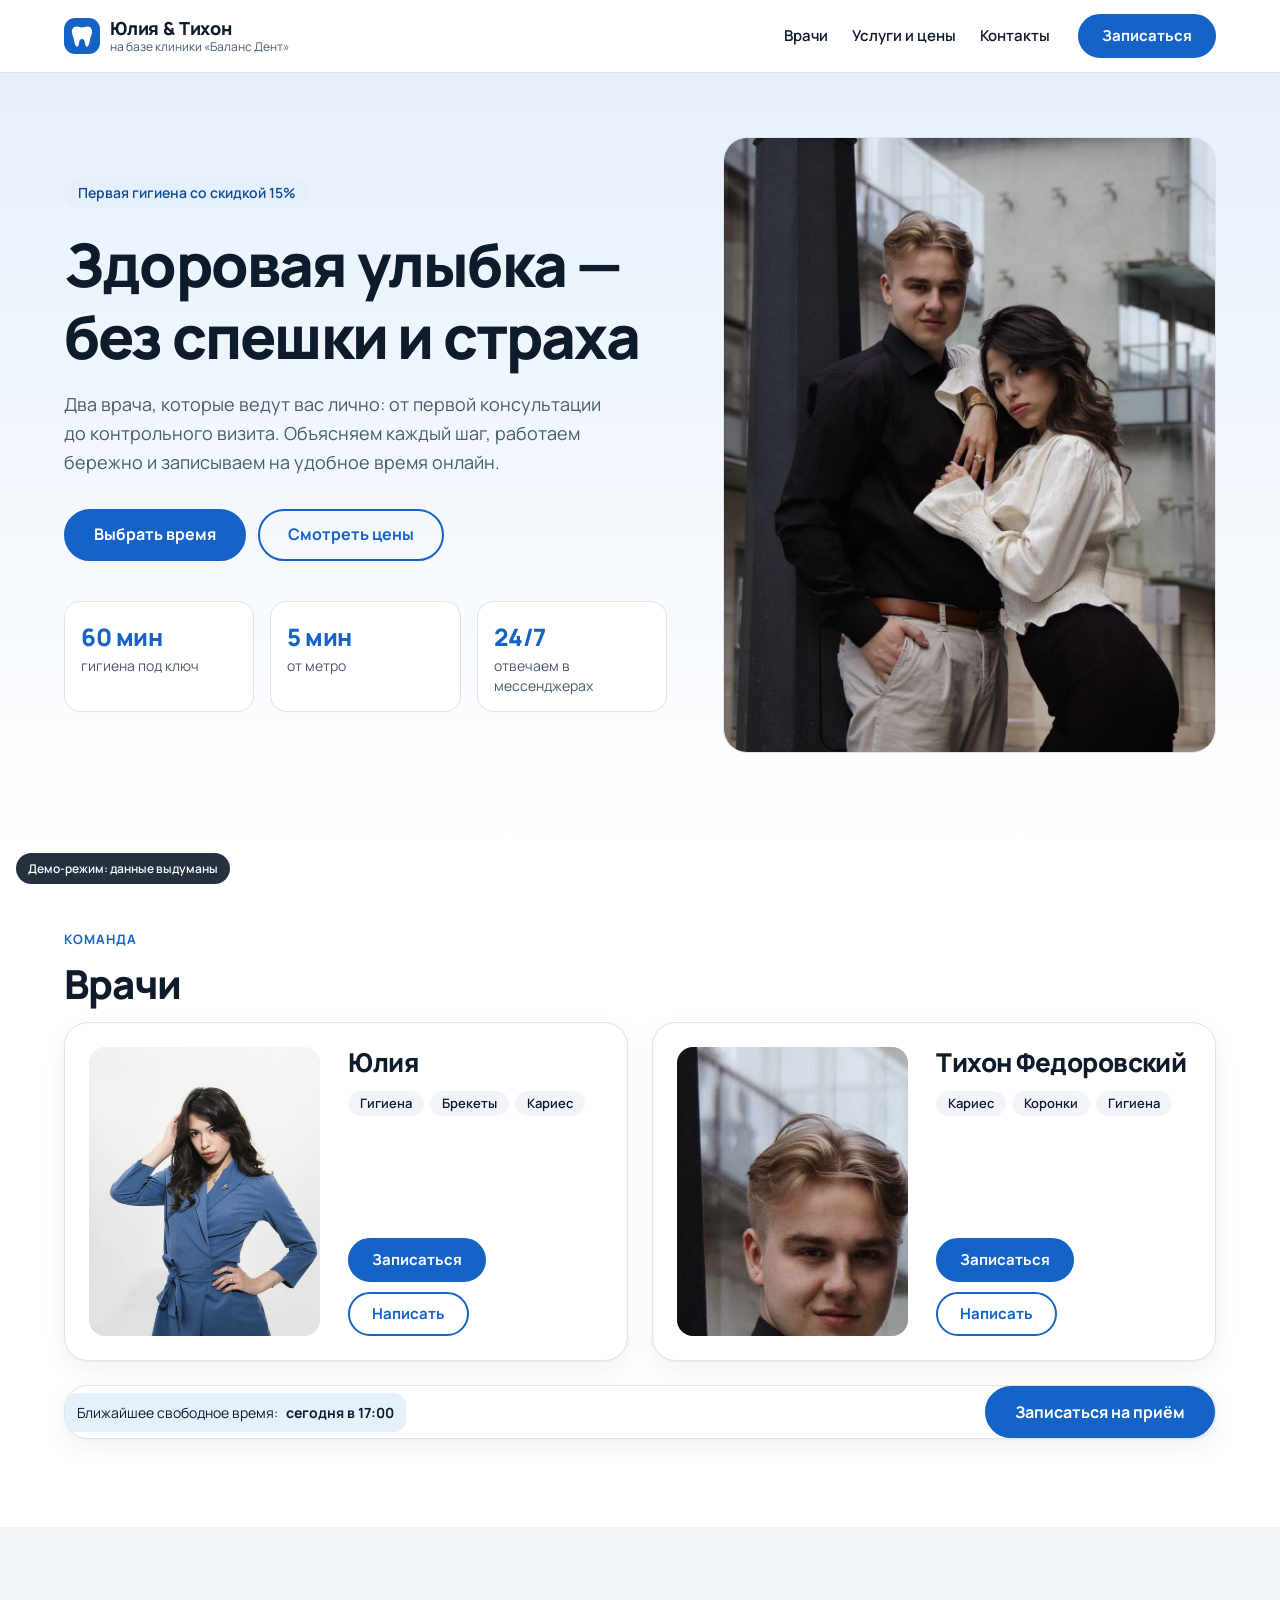
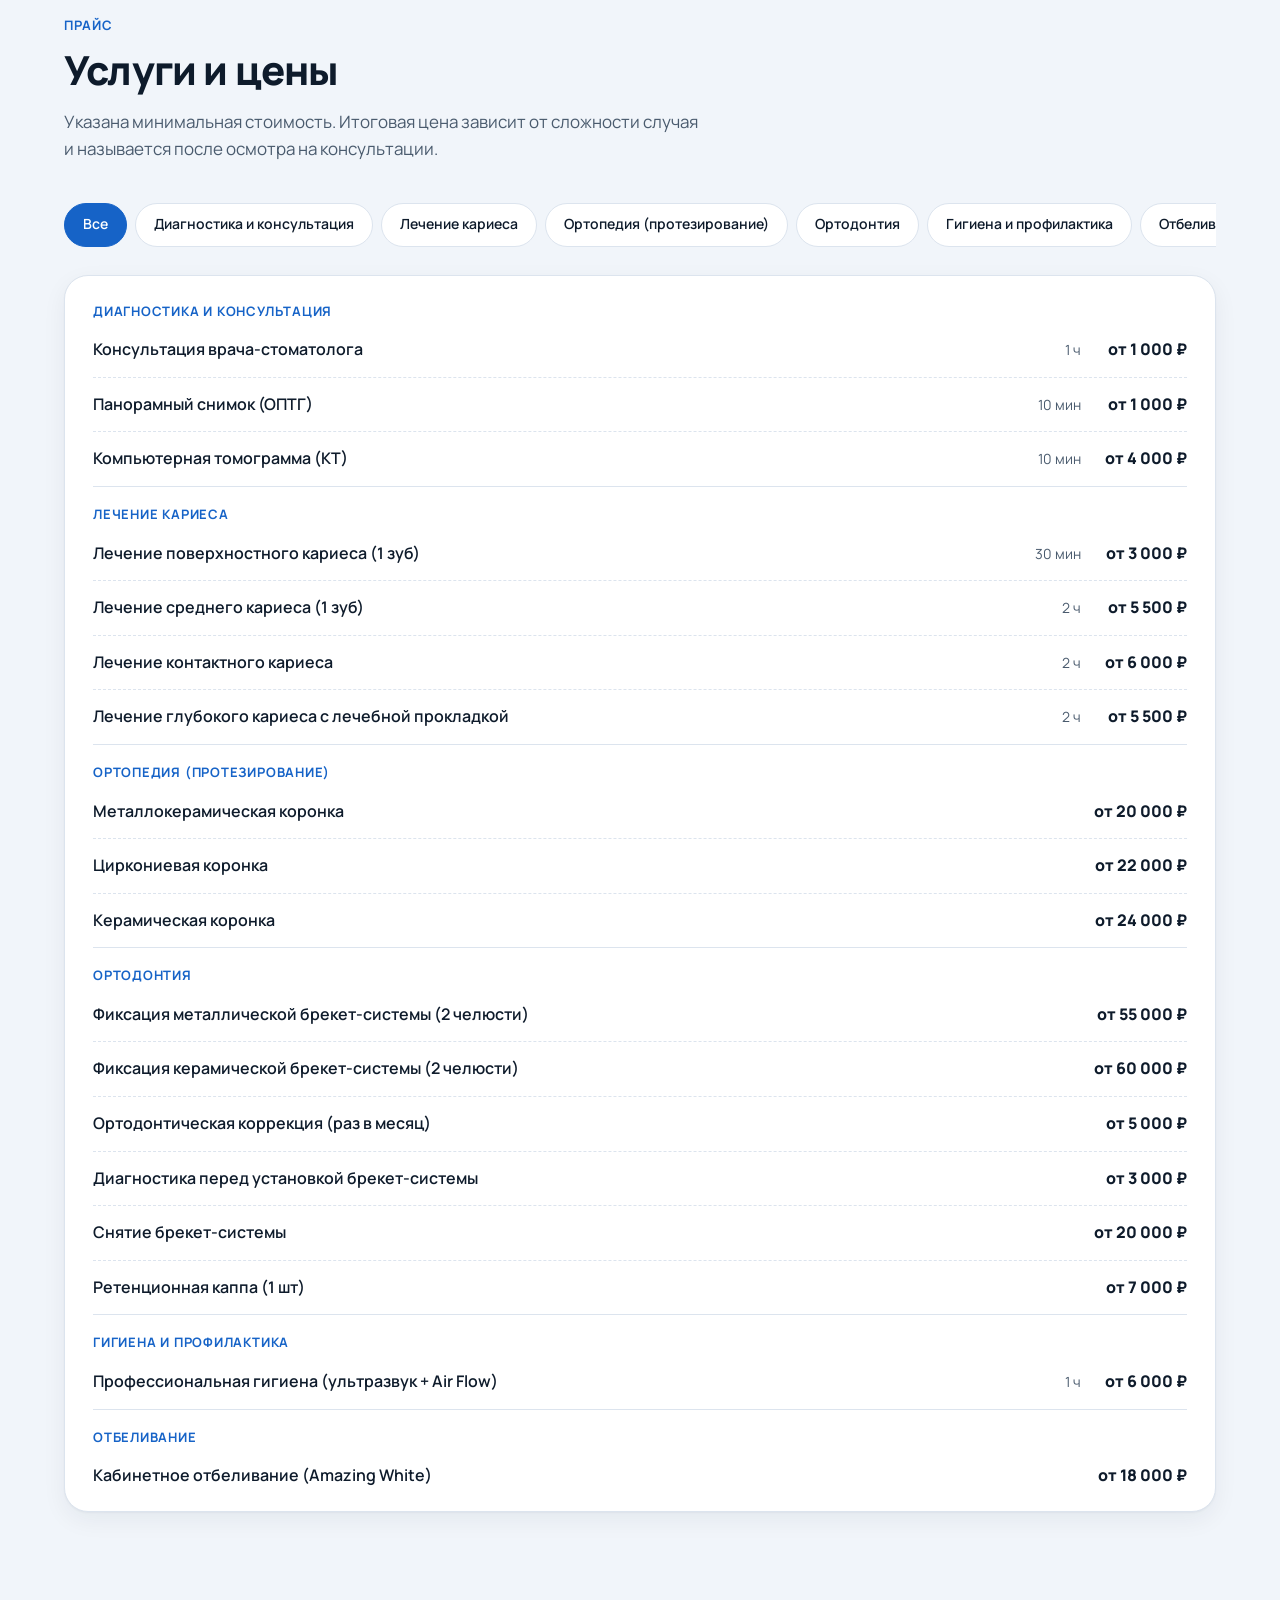
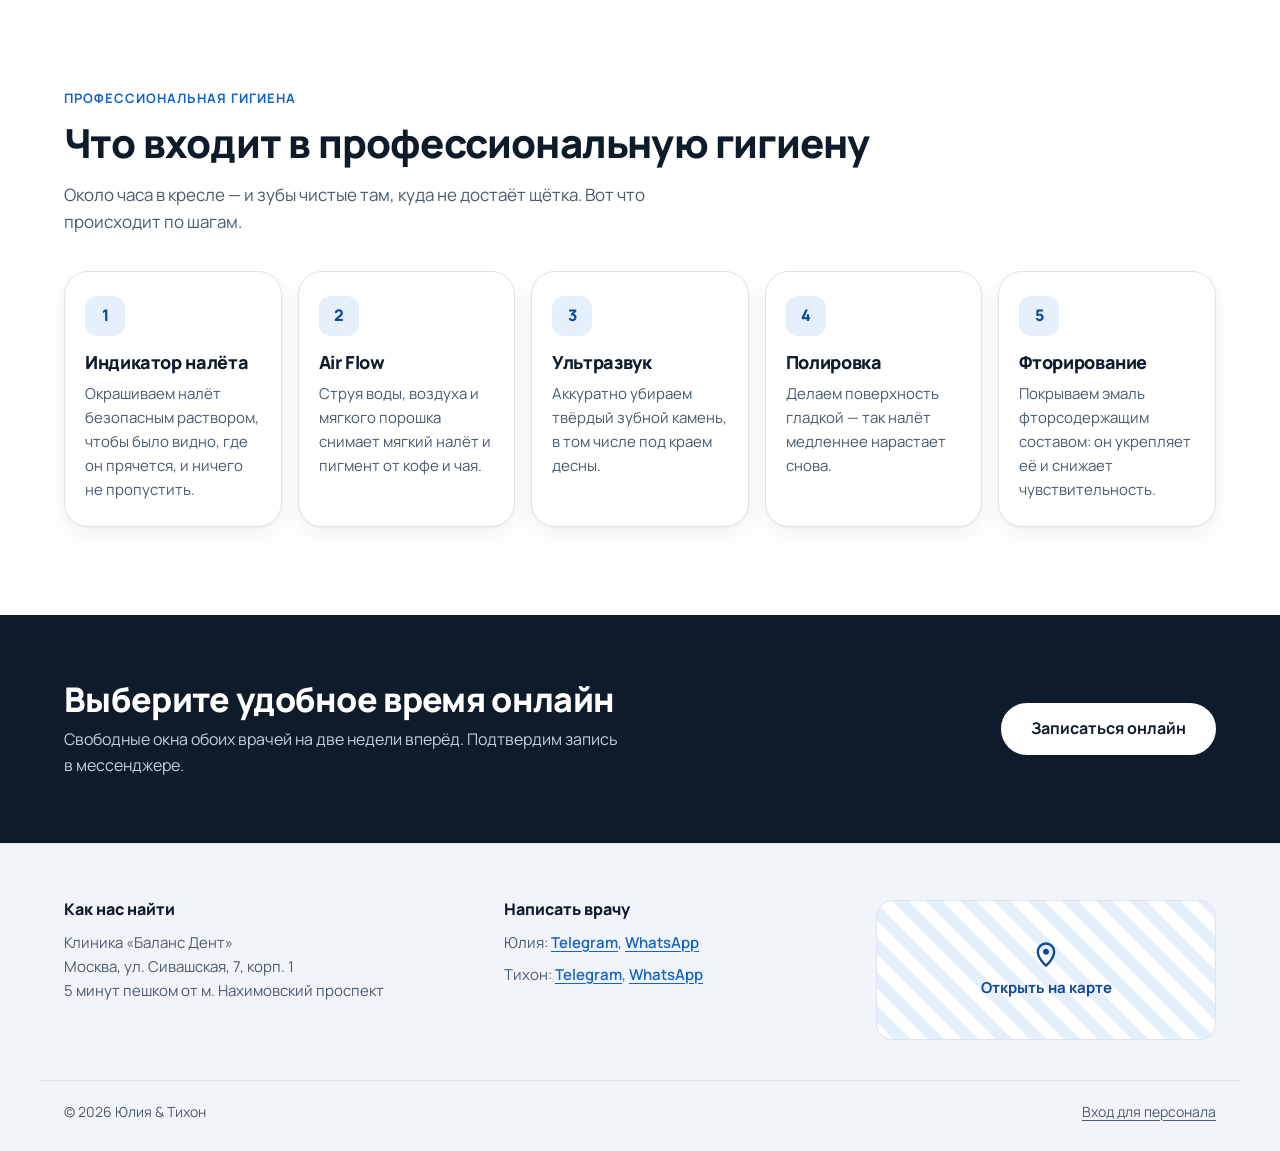
<file: index.html>
<!DOCTYPE html>
<html lang="ru">
<head>
  <meta charset="UTF-8">
  <meta name="viewport" content="width=device-width, initial-scale=1">
  <title>Юлия &amp; Тихон — стоматология на Нахимовском</title>
  <meta name="description" content="Стоматологи Юлия и Тихон Федоровский: профессиональная гигиена, лечение кариеса, брекеты, коронки. Клиника «Баланс Дент», 5 минут от м. Нахимовский проспект. Онлайн-запись.">

  <!-- Шрифт Manrope с Google Fonts -->
  <link rel="preconnect" href="https://fonts.googleapis.com">
  <link rel="preconnect" href="https://fonts.gstatic.com" crossorigin>
  <link href="https://fonts.googleapis.com/css2?family=Manrope:wght@400;500;600;700;800&display=swap" rel="stylesheet">

  <!-- Общие стили сайта -->
  <link rel="stylesheet" href="css/style.css">

  <!-- Скрипты: сначала настройки, потом связь с таблицей, потом логика главной -->
  <script src="js/config.js" defer></script>
  <script src="js/api.js" defer></script>
  <script src="js/main.js" defer></script>
</head>
<body data-page="home">

  <!-- Ссылка для тех, кто ходит по сайту клавиатурой: сразу к содержимому -->
  <a class="skip-link" href="#main">Перейти к содержимому</a>

  <!-- ================= ШАПКА (копируется на все публичные страницы) ================= -->
  <header class="site-header">
    <div class="container site-header__inner">
      <a class="logo" href="./" aria-label="Юлия и Тихон — на главную">
        <svg class="logo__icon" viewBox="0 0 32 32" width="36" height="36" aria-hidden="true" focusable="false">
          <rect width="32" height="32" rx="10" fill="#1663C7"/>
          <path d="M11.2 7.5c-2.6 0-4.2 2-4.2 4.6 0 2.3.9 3.6 1.5 5.6.6 2 .8 4.2 1.4 5.9.4 1.1.9 1.9 1.7 1.9 1.2 0 1.5-1.6 1.8-3.4.3-1.8.7-3.4 2.6-3.4s2.3 1.6 2.6 3.4c.3 1.8.6 3.4 1.8 3.4.8 0 1.3-.8 1.7-1.9.6-1.7.8-3.9 1.4-5.9.6-2 1.5-3.3 1.5-5.6 0-2.6-1.6-4.6-4.2-4.6-1.9 0-3 .9-4.8.9s-2.9-.9-4.8-.9z" fill="#FFFFFF"/>
        </svg>
        <span class="logo__text">
          <span class="logo__name">Юлия &amp; Тихон</span>
          <span class="logo__sub">на базе клиники «Баланс Дент»</span>
        </span>
      </a>

      <!-- Кнопка-бургер: видна только на узких экранах -->
      <button class="nav-toggle" type="button" aria-expanded="false" aria-controls="site-nav" aria-label="Открыть меню">
        <svg viewBox="0 0 24 24" width="24" height="24" aria-hidden="true" focusable="false">
          <path class="nav-toggle__open" d="M4 7h16M4 12h16M4 17h16" stroke="currentColor" stroke-width="2" stroke-linecap="round" fill="none"/>
          <path class="nav-toggle__close" d="M6 6l12 12M18 6L6 18" stroke="currentColor" stroke-width="2" stroke-linecap="round" fill="none"/>
        </svg>
      </button>

      <nav class="site-nav" id="site-nav" aria-label="Основное меню">
        <ul class="site-nav__list">
          <li><a href="./#doctors">Врачи</a></li>
          <li><a href="./#services">Услуги и цены</a></li>
          <li><a href="./#contacts">Контакты</a></li>
        </ul>
        <a class="btn site-nav__cta" href="booking.html">Записаться</a>
      </nav>
    </div>
  </header>

  <main id="main">

    <!-- ================= HERO: первый экран ================= -->
    <section class="hero">
      <div class="container hero__inner">
        <div class="hero__text">
          <span class="chip chip--accent">Первая гигиена со скидкой 15%</span>
          <h1 class="hero__title">Здоровая улыбка — без&nbsp;спешки и&nbsp;страха</h1>
          <p class="hero__lead">
            Два врача, которые ведут вас лично: от первой консультации до контрольного визита.
            Объясняем каждый шаг, работаем бережно и записываем на удобное время онлайн.
          </p>
          <div class="hero__actions">
            <a class="btn btn--lg" href="booking.html">Выбрать время</a>
            <a class="btn btn--ghost btn--lg" href="#services">Смотреть цены</a>
          </div>

          <!-- Три коротких факта -->
          <ul class="facts">
            <li class="facts__item">
              <span class="facts__num">60 мин</span>
              <span class="facts__label">гигиена под ключ</span>
            </li>
            <li class="facts__item">
              <span class="facts__num">5 мин</span>
              <span class="facts__label">от метро</span>
            </li>
            <li class="facts__item">
              <span class="facts__num">24/7</span>
              <span class="facts__label">отвечаем в мессенджерах</span>
            </li>
          </ul>
        </div>

        <!-- Общее фото Юлии и Тихона (файл img/team.jpg) -->
        <img class="hero__media" src="img/team.jpg" alt="Врачи Юлия и Тихон" width="1100" height="1350">

      </div>
    </section>

    <!-- ================= ВРАЧИ ================= -->
    <section class="section" id="doctors" aria-labelledby="doctors-title">
      <div class="container">
        <p class="eyebrow">Команда</p>
        <h2 class="section-title" id="doctors-title">Врачи</h2>
        <!-- Карточки рисует js/main.js из массива DOCTORS (js/config.js) -->
        <div class="doctors" id="doctors-list"></div>

        <!-- Общая запись к команде: ближайшее время подставит main.js -->
        <div class="team-booking card">
          <p class="doctor__next" aria-live="polite">
            Ближайшее свободное время: <strong class="doctor__next-value" id="team-next">загружаем…</strong>
          </p>
          <a class="btn btn--lg" href="booking.html">Записаться на приём</a>
        </div>
      </div>
    </section>

    <!-- ================= УСЛУГИ И ЦЕНЫ ================= -->
    <section class="section section--surface" id="services" aria-labelledby="services-title">
      <div class="container">
        <p class="eyebrow">Прайс</p>
        <h2 class="section-title" id="services-title">Услуги и цены</h2>
        <p class="section-lead">Указана минимальная стоимость. Итоговая цена зависит от сложности случая и называется после осмотра на консультации.</p>

        <!-- Вкладки-фильтры по направлениям (кнопки создаёт main.js) -->
        <div class="tabs" id="services-tabs" role="group" aria-label="Фильтр по направлениям"></div>

        <!-- Список услуг -->
        <div class="price card" id="services-list" aria-live="polite">
          <p class="price__status">Загружаем прайс…</p>
        </div>
      </div>
    </section>

    <!-- ================= ЧТО ВХОДИТ В ГИГИЕНУ ================= -->
    <section class="section" aria-labelledby="hygiene-title">
      <div class="container">
        <p class="eyebrow">Профессиональная гигиена</p>
        <h2 class="section-title" id="hygiene-title">Что входит в профессиональную гигиену</h2>
        <p class="section-lead">Около часа в кресле — и зубы чистые там, куда не достаёт щётка. Вот что происходит по шагам.</p>

        <ol class="steps">
          <li class="steps__item card">
            <span class="steps__num" aria-hidden="true">1</span>
            <h3 class="steps__title">Индикатор налёта</h3>
            <p>Окрашиваем налёт безопасным раствором, чтобы было видно, где он прячется, и ничего не пропустить.</p>
          </li>
          <li class="steps__item card">
            <span class="steps__num" aria-hidden="true">2</span>
            <h3 class="steps__title">Air Flow</h3>
            <p>Струя воды, воздуха и мягкого порошка снимает мягкий налёт и пигмент от кофе и чая.</p>
          </li>
          <li class="steps__item card">
            <span class="steps__num" aria-hidden="true">3</span>
            <h3 class="steps__title">Ультразвук</h3>
            <p>Аккуратно убираем твёрдый зубной камень, в том числе под краем десны.</p>
          </li>
          <li class="steps__item card">
            <span class="steps__num" aria-hidden="true">4</span>
            <h3 class="steps__title">Полировка</h3>
            <p>Делаем поверхность гладкой — так налёт медленнее нарастает снова.</p>
          </li>
          <li class="steps__item card">
            <span class="steps__num" aria-hidden="true">5</span>
            <h3 class="steps__title">Фторирование</h3>
            <p>Покрываем эмаль фторсодержащим составом: он укрепляет её и снижает чувствительность.</p>
          </li>
        </ol>
      </div>
    </section>

    <!-- ================= CTA: тёмная полоса с призывом ================= -->
    <section class="cta" aria-labelledby="cta-title">
      <div class="container cta__inner">
        <div>
          <h2 class="cta__title" id="cta-title">Выберите удобное время онлайн</h2>
          <p class="cta__text">Свободные окна обоих врачей на две недели вперёд. Подтвердим запись в мессенджере.</p>
        </div>
        <a class="btn btn--light btn--lg" href="booking.html">Записаться онлайн</a>
      </div>
    </section>

  </main>

  <!-- ================= ПОДВАЛ (копируется на все публичные страницы) ================= -->
  <footer class="site-footer" id="contacts">
    <div class="container site-footer__grid">

      <!-- Адрес -->
      <div class="site-footer__col">
        <h2 class="site-footer__title">Как нас найти</h2>
        <address class="site-footer__address">
          Клиника «Баланс Дент»<br>
          Москва, ул. Сивашская, 7, корп. 1<br>
          5 минут пешком от м. Нахимовский проспект
        </address>
      </div>

      <!-- Мессенджеры -->
      <div class="site-footer__col">
        <h2 class="site-footer__title">Написать врачу</h2>
        <ul class="site-footer__links">
          <li>Юлия:
            <a href="https://t.me/julia10mdl" target="_blank" rel="noopener">Telegram</a>,
            <a href="https://wa.me/79621217272" target="_blank" rel="noopener">WhatsApp</a>
          </li>
          <li>Тихон:
            <a href="https://t.me/tikhonfedorovsky" target="_blank" rel="noopener">Telegram</a>,
            <a href="https://wa.me/79819425007" target="_blank" rel="noopener">WhatsApp</a>
          </li>
        </ul>
      </div>

      <!-- Заглушка карты: без iframe, ссылка на Яндекс Карты -->
      <a class="map-stub" href="https://yandex.ru/maps/?text=%D0%9C%D0%BE%D1%81%D0%BA%D0%B2%D0%B0%2C%20%D1%83%D0%BB.%20%D0%A1%D0%B8%D0%B2%D0%B0%D1%88%D1%81%D0%BA%D0%B0%D1%8F%2C%207%20%D0%BA1" target="_blank" rel="noopener">
        <svg viewBox="0 0 24 24" width="28" height="28" aria-hidden="true" focusable="false">
          <path d="M12 22s7-6.2 7-12a7 7 0 10-14 0c0 5.8 7 12 7 12z" fill="none" stroke="currentColor" stroke-width="2"/>
          <circle cx="12" cy="10" r="2.5" fill="currentColor"/>
        </svg>
        <span>Открыть на карте</span>
      </a>
    </div>

    <div class="container site-footer__bottom">
      <span>© 2026 Юлия &amp; Тихон</span>
      <a href="admin/">Вход для персонала</a>
    </div>
  </footer>

</body>
</html>
</file>
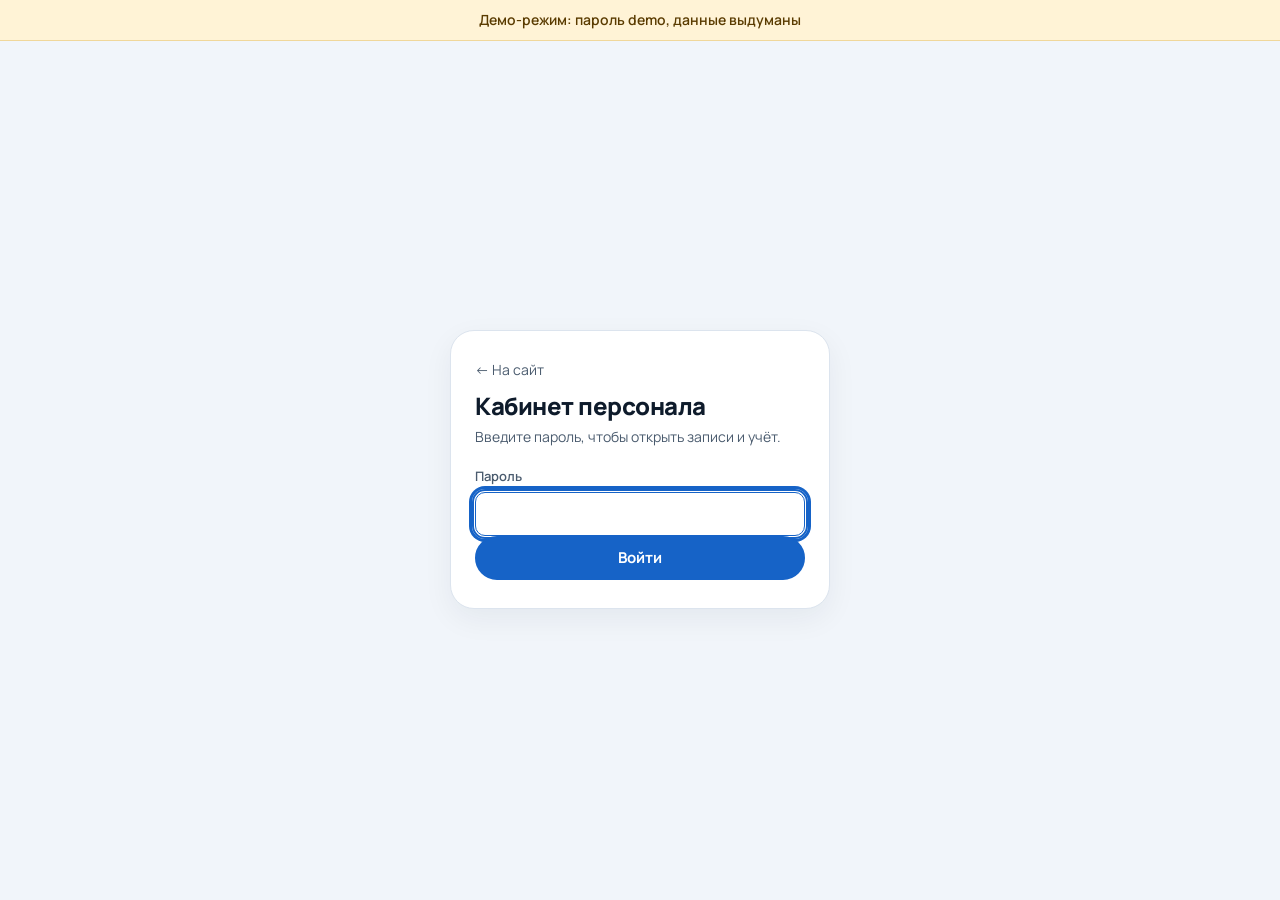
<file: admin/index.html>
<!DOCTYPE html>
<html lang="ru">
<head>
  <meta charset="UTF-8">
  <meta name="viewport" content="width=device-width, initial-scale=1">
  <!-- Служебная страница: поисковикам не показываем -->
  <meta name="robots" content="noindex, nofollow">
  <title>Кабинет персонала</title>
  <link rel="preconnect" href="https://fonts.googleapis.com">
  <link rel="preconnect" href="https://fonts.gstatic.com" crossorigin>
  <link href="https://fonts.googleapis.com/css2?family=Manrope:wght@400;500;600;700;800&display=swap" rel="stylesheet">
  <link rel="stylesheet" href="../css/style.css">
  <link rel="stylesheet" href="../css/admin.css">
</head>
<body class="admin">

  <!-- Плашка демо-режима (показывается из admin.js, если API_URL пустой) -->
  <div class="admin-demo" id="demoBar" hidden>
    Демо-режим: пароль demo, данные выдуманы
  </div>

  <!-- ================= Экран входа ================= -->
  <main class="admin-login" id="loginScreen">
    <form class="admin-login__card" id="loginForm" novalidate>
      <a class="admin-login__back" href="../">&larr; На сайт</a>
      <h1 class="admin-login__title">Кабинет персонала</h1>
      <p class="admin-login__hint">Введите пароль, чтобы открыть записи и учёт.</p>

      <div class="field">
        <label for="loginPassword">Пароль</label>
        <input type="password" id="loginPassword" name="password" autocomplete="current-password" required>
      </div>

      <p class="admin-msg admin-msg--error" id="loginError" role="alert" hidden></p>

      <button type="submit" class="btn admin-btn-wide" id="loginBtn">Войти</button>
    </form>
  </main>

  <!-- ================= Рабочая область (после входа) ================= -->
  <div class="admin-app" id="appScreen" hidden>

    <!-- Боковое меню (на телефоне — горизонтальная полоса сверху) -->
    <aside class="admin-side">
      <div class="admin-side__brand">Кабинет</div>
      <nav class="admin-nav" aria-label="Разделы">
        <button type="button" class="admin-nav__item" data-tab="appointments">Онлайн-запись</button>
        <button type="button" class="admin-nav__item" data-tab="slots">Окна приёма</button>
        <button type="button" class="admin-nav__item" data-tab="visits">Визиты</button>
        <button type="button" class="admin-nav__item" data-tab="finance">Финансы</button>
        <button type="button" class="admin-nav__item" data-tab="patients">Пациенты</button>
      </nav>
      <div class="admin-side__foot">
        <a class="admin-link" id="sheetLink" href="#" target="_blank" rel="noopener" hidden>Открыть таблицу</a>
        <a class="admin-link" href="../">На сайт</a>
        <button type="button" class="btn btn--ghost admin-logout" id="logoutBtn">Выйти</button>
      </div>
    </aside>

    <main class="admin-main">
      <!-- Общее сообщение об ошибке/успехе -->
      <p class="admin-msg" id="globalMsg" role="status" hidden></p>

      <!-- ---------- Онлайн-запись ---------- -->
      <section class="admin-panel" data-panel="appointments" hidden>
        <header class="admin-panel__head">
          <h2>Онлайн-запись</h2>
          <button type="button" class="btn btn--ghost admin-btn-sm" data-reload="appointments">Обновить</button>
        </header>
        <p class="admin-note">Новые заявки подсвечены. Меняйте статус прямо в таблице: «отменена» освобождает время на сайте.</p>
        <div class="admin-table-wrap" id="appointmentsTable"></div>
      </section>

      <!-- ---------- Окна приёма ---------- -->
      <section class="admin-panel" data-panel="slots" hidden>
        <header class="admin-panel__head"><h2>Окна приёма</h2></header>
        <form class="admin-form" id="slotsForm" novalidate>
          <div class="field">
            <label for="slotDate">Дата</label>
            <input type="date" id="slotDate" name="date" required>
          </div>
          <div class="field">
            <label for="slotStart">Начало</label>
            <input type="time" id="slotStart" name="start" value="15:00" step="300" required>
          </div>
          <div class="field">
            <label for="slotEnd">Конец</label>
            <input type="time" id="slotEnd" name="end" value="20:00" step="300" required>
          </div>
          <div class="field">
            <label for="slotStep">Шаг</label>
            <select id="slotStep" name="step">
              <option value="30">30 мин</option>
              <option value="60" selected>60 мин</option>
              <option value="90">90 мин</option>
              <option value="120">120 мин</option>
            </select>
          </div>
          <div class="field field--wide">
            <label for="slotComment">Комментарий (необязательно)</label>
            <input type="text" id="slotComment" name="comment" maxlength="200">
          </div>
          <p class="admin-preview field--wide" id="slotPreview" aria-live="polite"></p>
          <div class="admin-form__actions field--wide">
            <button type="submit" class="btn" id="slotsSubmit">Добавить окна</button>
            <span class="admin-progress" id="slotsProgress" aria-live="polite"></span>
          </div>
        </form>
        <p class="admin-note">
          Юлия и Тихон принимают вместе, поэтому окно общее — врача выбирать не нужно.
          Окна можно вписывать и прямо в лист «Окна» таблицы: одна строка — одно время
          (Дата, Время вида 15:00; колонку «Врач» можно оставить пустой). Последнее окно
          начинается не позже, чем за шаг до конца.
        </p>
      </section>

      <!-- ---------- Визиты ---------- -->
      <section class="admin-panel" data-panel="visits" hidden>
        <header class="admin-panel__head">
          <h2>Визиты</h2>
          <button type="button" class="btn btn--ghost admin-btn-sm" data-reload="visits">Обновить</button>
        </header>
        <form class="admin-form" id="visitsForm" novalidate>
          <div class="field field--wide">
            <label for="visitPatient">Пациент</label>
            <input type="text" id="visitPatient" name="patient" maxlength="120" list="patientNames" required>
            <datalist id="patientNames"></datalist>
          </div>
          <div class="field">
            <label for="visitDate">Дата</label>
            <input type="date" id="visitDate" name="date" required>
          </div>
          <div class="field">
            <label for="visitType">Тип работы</label>
            <select id="visitType" name="type">
              <option value="гигиена">гигиена</option>
              <option value="кариес">кариес</option>
              <option value="брекеты">брекеты</option>
              <option value="коронка">коронка</option>
              <option value="консультация">консультация</option>
              <option value="отбел">отбел</option>
              <option value="другое">другое</option>
            </select>
          </div>
          <div class="field">
            <label for="visitDoctor">Врач</label>
            <select id="visitDoctor" name="doctor" data-doctors></select>
          </div>
          <div class="field">
            <label for="visitPrice">Цена, ₽</label>
            <input type="number" id="visitPrice" name="price" min="0" step="100" inputmode="numeric">
          </div>
          <div class="field">
            <label for="visitTooth">Зуб</label>
            <input type="text" id="visitTooth" name="tooth" maxlength="40">
          </div>
          <div class="field field--wide">
            <label for="visitNote">Диагноз / состояние</label>
            <input type="text" id="visitNote" name="note" maxlength="500">
          </div>
          <div class="admin-form__actions field--wide">
            <button type="submit" class="btn">Добавить визит</button>
          </div>
        </form>
        <h3 class="admin-subtitle">Последние визиты</h3>
        <div class="admin-table-wrap" id="visitsTable"></div>
      </section>

      <!-- ---------- Финансы ---------- -->
      <section class="admin-panel" data-panel="finance" hidden>
        <header class="admin-panel__head">
          <h2>Финансы</h2>
          <button type="button" class="btn btn--ghost admin-btn-sm" data-reload="finance">Обновить</button>
        </header>
        <div class="admin-stats">
          <div class="admin-stat admin-stat--in">
            <span class="admin-stat__label">Доходы</span>
            <span class="admin-stat__value" id="statIncome">—</span>
          </div>
          <div class="admin-stat admin-stat--out">
            <span class="admin-stat__label">Расходы</span>
            <span class="admin-stat__value" id="statExpense">—</span>
          </div>
          <p class="admin-stats__caption" id="statCaption"></p>
        </div>
        <form class="admin-form" id="financeForm" novalidate>
          <div class="field">
            <label for="finDate">Дата</label>
            <input type="date" id="finDate" name="date" required>
          </div>
          <div class="field">
            <label for="finCategory">Тип</label>
            <select id="finCategory" name="category">
              <option value="доход">доход</option>
              <option value="расход">расход</option>
            </select>
          </div>
          <div class="field field--wide">
            <label for="finItem">Статья</label>
            <input type="text" id="finItem" name="item" maxlength="120" placeholder="Оплата за день, аренда…" required>
          </div>
          <div class="field">
            <label for="finAmount">Сумма, ₽</label>
            <input type="number" id="finAmount" name="amount" min="0" step="1" inputmode="numeric" required>
          </div>
          <div class="field field--wide">
            <label for="finComment">Комментарий</label>
            <input type="text" id="finComment" name="comment" maxlength="300">
          </div>
          <div class="admin-form__actions field--wide">
            <button type="submit" class="btn">Добавить</button>
          </div>
        </form>
        <h3 class="admin-subtitle">Последние операции</h3>
        <div class="admin-table-wrap" id="financeTable"></div>
      </section>

      <!-- ---------- Пациенты ---------- -->
      <section class="admin-panel" data-panel="patients" hidden>
        <header class="admin-panel__head">
          <h2>Пациенты</h2>
          <button type="button" class="btn btn--ghost admin-btn-sm" data-reload="patients">Обновить</button>
        </header>
        <form class="admin-form" id="patientsForm" novalidate>
          <div class="field field--wide">
            <label for="patName">ФИО</label>
            <input type="text" id="patName" name="name" maxlength="120" required>
          </div>
          <div class="field">
            <label for="patTelegram">Telegram</label>
            <input type="text" id="patTelegram" name="telegram" maxlength="64" placeholder="@username">
          </div>
          <div class="field">
            <label for="patBirthday">Дата рождения</label>
            <input type="date" id="patBirthday" name="birthday">
          </div>
          <div class="field">
            <label for="patPhone">Телефон</label>
            <input type="tel" id="patPhone" name="phone" maxlength="40" inputmode="tel">
          </div>
          <div class="field">
            <label for="patDoctor">Врач</label>
            <select id="patDoctor" name="doctor" data-doctors></select>
          </div>
          <div class="admin-form__actions field--wide">
            <button type="submit" class="btn">Добавить пациента</button>
          </div>
        </form>
        <div class="field admin-search">
          <label for="patSearch">Поиск по ФИО</label>
          <input type="search" id="patSearch" autocomplete="off">
        </div>
        <div class="admin-table-wrap" id="patientsTable"></div>
      </section>
    </main>
  </div>

  <script src="../js/config.js"></script>
  <script src="../js/api.js"></script>
  <script src="../js/admin.js"></script>
</body>
</html>
</file>
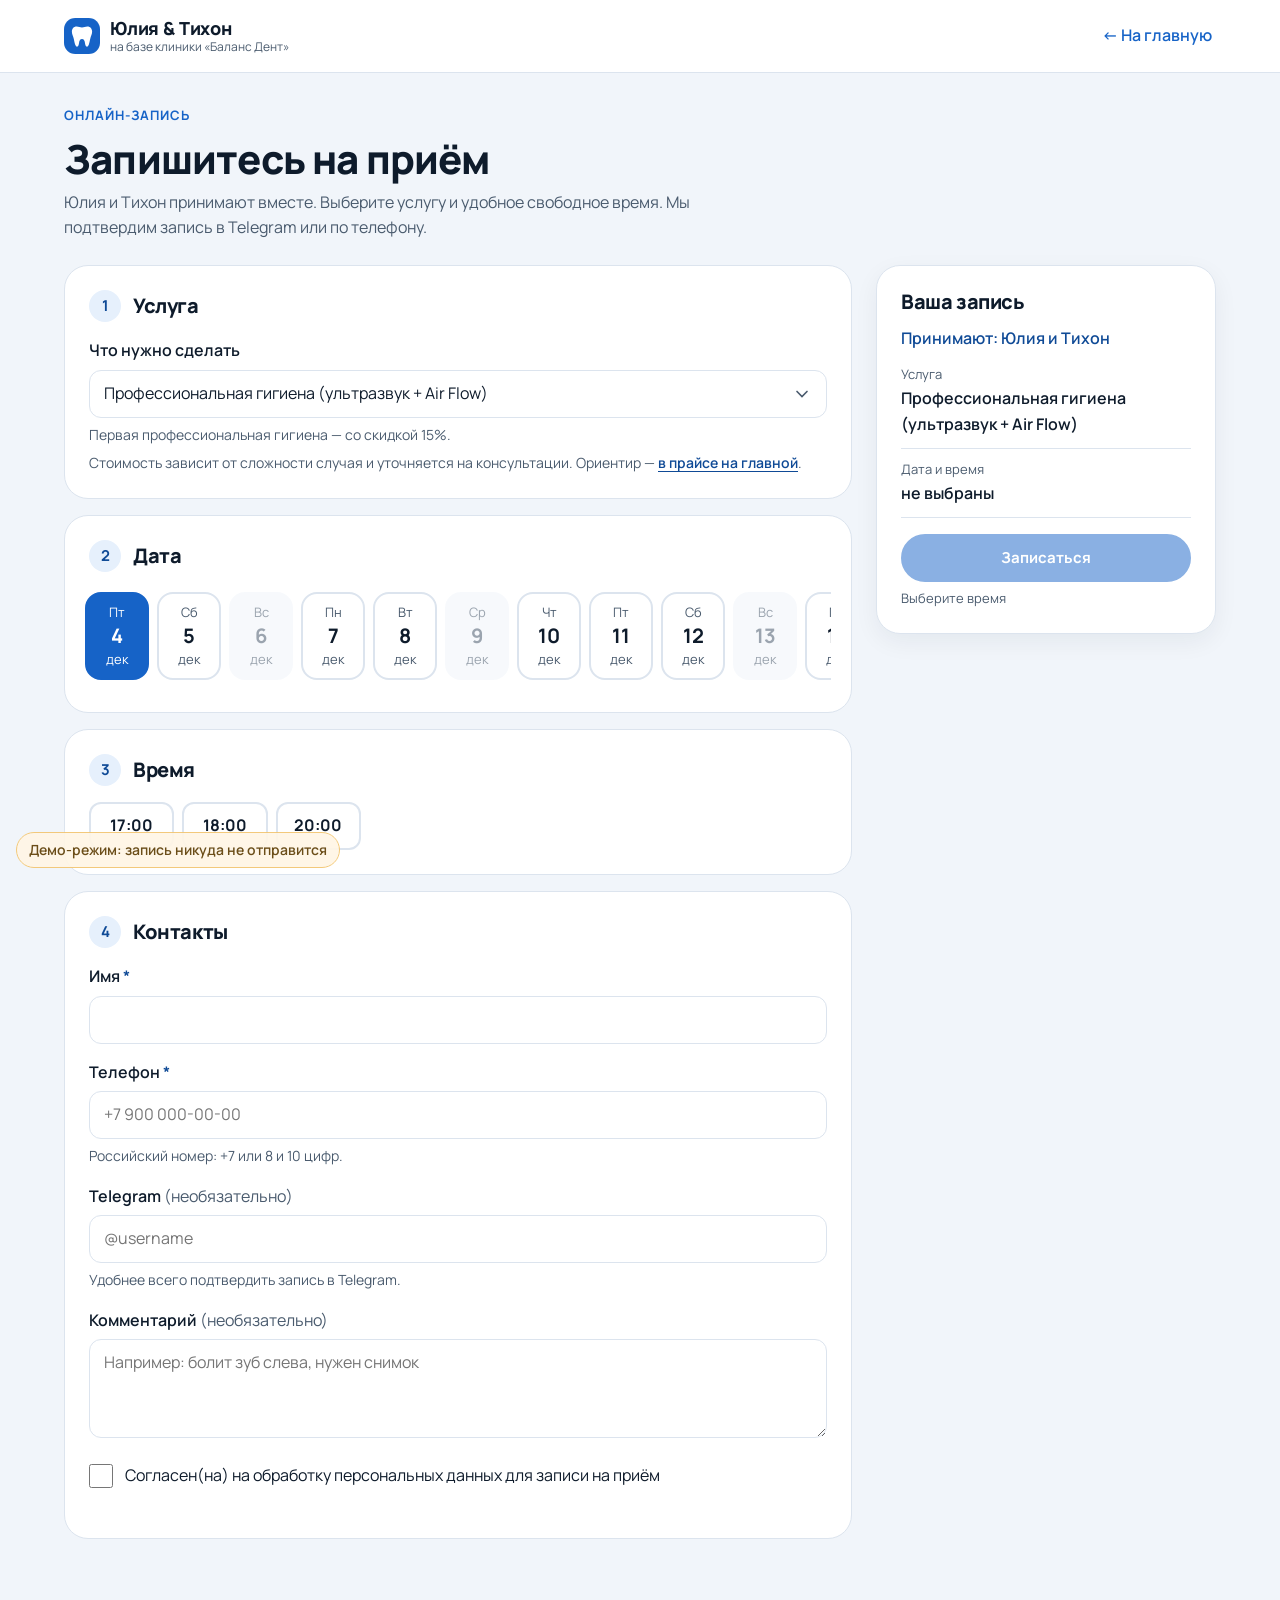
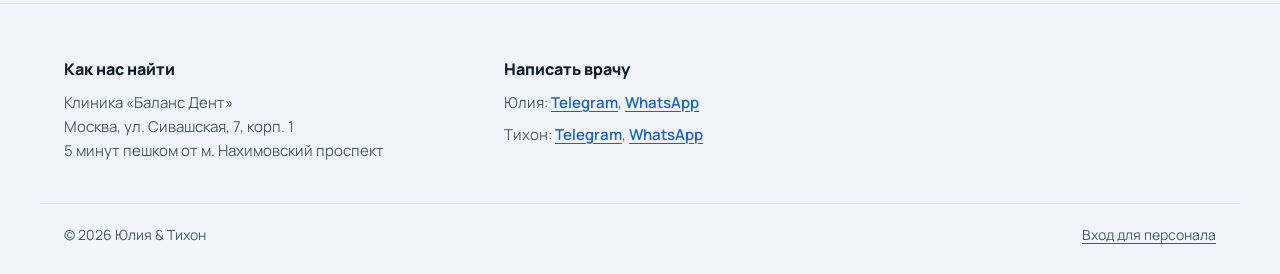
<file: booking.html>
<!DOCTYPE html>
<html lang="ru">
<head>
  <meta charset="UTF-8">
  <meta name="viewport" content="width=device-width, initial-scale=1">
  <title>Онлайн-запись — Юлия &amp; Тихон, стоматология на Нахимовском</title>
  <meta name="description" content="Онлайн-запись к стоматологам Юлии и Тихону Федоровскому: выберите врача, услугу и свободное время. Клиника «Баланс Дент», м. Нахимовский проспект.">

  <!-- Шрифт Manrope с Google Fonts -->
  <link rel="preconnect" href="https://fonts.googleapis.com">
  <link rel="preconnect" href="https://fonts.gstatic.com" crossorigin>
  <link href="https://fonts.googleapis.com/css2?family=Manrope:wght@400;500;600;700;800&display=swap" rel="stylesheet">

  <!-- Сначала общие стили сайта, потом стили страницы записи -->
  <link rel="stylesheet" href="css/style.css">
  <link rel="stylesheet" href="css/booking.css">

  <!-- Скрипты строго по порядку: настройки → связь с таблицей → логика записи.
       defer = скрипт выполнится после того, как браузер построит всю страницу. -->
  <script src="js/config.js" defer></script>
  <script src="js/api.js" defer></script>
  <script src="js/booking.js" defer></script>
</head>
<body data-page="booking">

  <!-- Ссылка для тех, кто ходит по сайту клавиатурой: сразу к содержимому -->
  <a class="skip-link" href="#main">Перейти к содержимому</a>

  <!-- ================= ШАПКА (упрощённая: логотип и ссылка на главную) ================= -->
  <header class="site-header">
    <div class="container site-header__inner">
      <a class="logo" href="index.html" aria-label="Юлия и Тихон — на главную">
        <svg class="logo__icon" viewBox="0 0 32 32" width="36" height="36" aria-hidden="true" focusable="false">
          <rect width="32" height="32" rx="10" fill="#1663C7"/>
          <path d="M11.2 7.5c-2.6 0-4.2 2-4.2 4.6 0 2.3.9 3.6 1.5 5.6.6 2 .8 4.2 1.4 5.9.4 1.1.9 1.9 1.7 1.9 1.2 0 1.5-1.6 1.8-3.4.3-1.8.7-3.4 2.6-3.4s2.3 1.6 2.6 3.4c.3 1.8.6 3.4 1.8 3.4.8 0 1.3-.8 1.7-1.9.6-1.7.8-3.9 1.4-5.9.6-2 1.5-3.3 1.5-5.6 0-2.6-1.6-4.6-4.2-4.6-1.9 0-3 .9-4.8.9s-2.9-.9-4.8-.9z" fill="#FFFFFF"/>
        </svg>
        <span class="logo__text">
          <span class="logo__name">Юлия &amp; Тихон</span>
          <span class="logo__sub">на базе клиники «Баланс Дент»</span>
        </span>
      </a>

      <a class="booking-back" href="index.html">← На главную</a>
    </div>
  </header>

  <main id="main" class="booking-page">
    <div class="container">

      <!-- Заголовок страницы -->
      <div class="booking-intro">
        <p class="eyebrow">Онлайн-запись</p>
        <h1 class="booking-intro__title">Запишитесь на приём</h1>
        <p class="booking-intro__text">Юлия и Тихон принимают вместе. Выберите услугу и удобное свободное время. Мы подтвердим запись в Telegram или по телефону.</p>
      </div>

      <!-- ============ ЭКРАН ЗАПИСИ (шаги + сводка) ============ -->
      <div class="booking" id="booking-screen">

        <!-- Левая колонка: шаги по порядку -->
        <div class="booking__steps">


          <!-- Плашка «Врач рекомендовал: …» (показывает js, если в ссылке есть ?plan=) -->
          <p class="plan-badge" id="plan-badge" role="status" hidden></p>

          <!-- Шаг 1. Услуга -->
          <section class="step" aria-labelledby="step-service-title">
            <h2 class="step__title" id="step-service-title"><span class="step__num" aria-hidden="true">1</span>Услуга</h2>
            <label class="field__label" for="service-select">Что нужно сделать</label>
            <select class="field__input" id="service-select" aria-describedby="service-hint service-note" disabled>
              <option value="">Загружаем список услуг…</option>
            </select>
            <p class="field__hint" id="service-hint">Первая профессиональная гигиена — со скидкой 15%.</p>
            <!-- Цен в списке нет намеренно: стоимость зависит от случая -->
            <p class="field__hint service-note" id="service-note">Стоимость зависит от сложности случая и уточняется на консультации. Ориентир — <a href="index.html#services">в прайсе на главной</a>.</p>
          </section>

          <!-- Шаг 2. Дата -->
          <section class="step" aria-labelledby="step-date-title">
            <h2 class="step__title" id="step-date-title"><span class="step__num" aria-hidden="true">2</span>Дата</h2>
            <!-- Лента дней. Пока врач не выбран — подсказка -->
            <div class="date-strip" id="date-list" role="group" aria-labelledby="step-date-title">
              <p class="step__placeholder">Загружаем расписание…</p>
            </div>
          </section>

          <!-- Шаг 3. Время -->
          <section class="step" id="step-time" aria-labelledby="step-time-title" tabindex="-1">
            <h2 class="step__title" id="step-time-title"><span class="step__num" aria-hidden="true">3</span>Время</h2>
            <!-- Сообщение «Это время только что заняли» и т.п. (aria-live — читалка его озвучит) -->
            <div class="notice notice--warn" id="time-notice" role="alert" hidden></div>
            <div class="time-grid" id="time-list" role="group" aria-labelledby="step-time-title" aria-live="polite">
              <p class="step__placeholder">Загружаем расписание…</p>
            </div>
          </section>

          <!-- Шаг 4. Контакты -->
          <section class="step" aria-labelledby="step-contacts-title">
            <h2 class="step__title" id="step-contacts-title"><span class="step__num" aria-hidden="true">4</span>Контакты</h2>

            <!-- Плашка демо-режима (показывает js, если CONFIG.API_URL пустой) -->
            <p class="demo-badge" id="demo-badge" hidden>Демо-режим: запись никуда не отправится</p>

            <!-- novalidate: проверку делаем сами, чтобы ошибки были понятными и на русском -->
            <form class="contact-form" id="contact-form" novalidate>

              <div class="field">
                <label class="field__label" for="f-name">Имя <span class="field__req" aria-hidden="true">*</span></label>
                <input class="field__input" id="f-name" name="name" type="text" autocomplete="name"
                       maxlength="80" required aria-describedby="f-name-error">
                <p class="field__error" id="f-name-error"></p>
              </div>

              <div class="field">
                <label class="field__label" for="f-phone">Телефон <span class="field__req" aria-hidden="true">*</span></label>
                <input class="field__input" id="f-phone" name="phone" type="tel" autocomplete="tel" inputmode="tel"
                       maxlength="20" placeholder="+7 900 000-00-00" required aria-describedby="f-phone-hint f-phone-error">
                <p class="field__hint" id="f-phone-hint">Российский номер: +7 или 8 и 10 цифр.</p>
                <p class="field__error" id="f-phone-error"></p>
              </div>

              <div class="field">
                <label class="field__label" for="f-telegram">Telegram <span class="field__opt">(необязательно)</span></label>
                <input class="field__input" id="f-telegram" name="telegram" type="text" autocomplete="off"
                       maxlength="40" placeholder="@username" aria-describedby="f-telegram-hint f-telegram-error">
                <p class="field__hint" id="f-telegram-hint">Удобнее всего подтвердить запись в Telegram.</p>
                <p class="field__error" id="f-telegram-error"></p>
              </div>

              <div class="field">
                <label class="field__label" for="f-comment">Комментарий <span class="field__opt">(необязательно)</span></label>
                <textarea class="field__input field__input--area" id="f-comment" name="comment" rows="3"
                          maxlength="500" aria-describedby="f-comment-error"
                          placeholder="Например: болит зуб слева, нужен снимок"></textarea>
                <p class="field__error" id="f-comment-error"></p>
              </div>

              <!-- Ловушка для ботов: человек это поле не видит и не заполняет.
                   Если оно пришло заполненным — сервер молча ничего не запишет. -->
              <div class="hp-field" aria-hidden="true">
                <label for="f-website">Сайт</label>
                <input id="f-website" name="website" type="text" tabindex="-1" autocomplete="off">
              </div>

              <div class="field field--check">
                <input class="check" id="f-consent" name="consent" type="checkbox" required aria-describedby="f-consent-error">
                <label for="f-consent">Согласен(на) на обработку персональных данных для записи на приём</label>
                <p class="field__error" id="f-consent-error"></p>
              </div>
            </form>
          </section>
        </div>

        <!-- Правая колонка (на телефоне — липкая панель снизу): сводка и кнопка -->
        <aside class="summary" aria-labelledby="summary-title">
          <h2 class="summary__title" id="summary-title">Ваша запись</h2>
          <p class="summary__team">Принимают: Юлия и Тихон</p>

          <!-- Подробная сводка (на телефоне скрыта, вместо неё — короткая строка) -->
          <dl class="summary__list">
                        <div class="summary__row"><dt>Услуга</dt><dd id="sum-service">не выбрана</dd></div>
            <div class="summary__row"><dt>Дата и время</dt><dd id="sum-datetime">не выбраны</dd></div>
          </dl>
          <p class="summary__short" id="sum-short">Выберите услугу, дату и время</p>

          <!-- form="contact-form": кнопка стоит вне формы, но отправляет именно её -->
          <button class="btn summary__submit" id="submit-btn" type="submit" form="contact-form" disabled
                  aria-describedby="submit-hint">Записаться</button>
          <p class="summary__hint" id="submit-hint" aria-live="polite">Выберите услугу, дату и время</p>

          <!-- Общая ошибка отправки (не slot_taken) -->
          <div class="notice notice--error" id="submit-error" role="alert" hidden></div>
        </aside>
      </div>

      <!-- ============ ЭКРАН УСПЕХА (показывается после записи) ============ -->
      <section class="success" id="success-screen" hidden aria-labelledby="success-title">
        <div class="success__icon" aria-hidden="true">
          <svg viewBox="0 0 48 48" width="56" height="56" focusable="false">
            <circle cx="24" cy="24" r="22" fill="currentColor" opacity=".12"/>
            <path d="M14 24.5l7 7 13-14" fill="none" stroke="currentColor" stroke-width="3.5" stroke-linecap="round" stroke-linejoin="round"/>
          </svg>
        </div>
        <h2 class="success__title" id="success-title" tabindex="-1">Вы записаны!</h2>
        <p class="success__when" id="success-when"></p>
        <p class="success__team">Принимают: Юлия и Тихон</p>
        <p class="success__service" id="success-service"></p>
        <p class="success__text">Подтвердим запись в Telegram или по телефону.</p>
        <p class="success__text success__address">Клиника «Баланс Дент», Москва, ул. Сивашская, 7, корп. 1 — 5 минут от м. Нахимовский проспект.</p>
        <p class="demo-badge" id="success-demo" hidden>Демо-режим: запись никуда не отправилась</p>
        <div class="success__actions">
          <button class="btn" id="ics-btn" type="button">Добавить в календарь</button>
          <a class="btn btn--ghost" href="index.html">На главную</a>
        </div>
      </section>

    </div>
  </main>

  <!-- ================= ПОДВАЛ ================= -->
  <footer class="site-footer" id="contacts">
    <div class="container site-footer__grid">

      <!-- Адрес -->
      <div class="site-footer__col">
        <h2 class="site-footer__title">Как нас найти</h2>
        <address class="site-footer__address">
          Клиника «Баланс Дент»<br>
          Москва, ул. Сивашская, 7, корп. 1<br>
          5 минут пешком от м. Нахимовский проспект
        </address>
      </div>

      <!-- Мессенджеры -->
      <div class="site-footer__col">
        <h2 class="site-footer__title">Написать врачу</h2>
        <ul class="site-footer__links">
          <li>Юлия:
            <a href="https://t.me/julia10mdl" target="_blank" rel="noopener">Telegram</a>,
            <a href="https://wa.me/79621217272" target="_blank" rel="noopener">WhatsApp</a>
          </li>
          <li>Тихон:
            <a href="https://t.me/tikhonfedorovsky" target="_blank" rel="noopener">Telegram</a>,
            <a href="https://wa.me/79819425007" target="_blank" rel="noopener">WhatsApp</a>
          </li>
        </ul>
      </div>
    </div>

    <div class="container site-footer__bottom">
      <span>© 2026 Юлия &amp; Тихон</span>
      <a href="admin/">Вход для персонала</a>
    </div>
  </footer>

</body>
</html>
</file>
<file: css/style.css>
/* ============================================================
   Общие стили сайта «Юлия & Тихон» (вариант A «Светлая клиника»).
   Этот файл подключают ВСЕ страницы: главная, booking.html, admin/.
   Сверху — переменные и общие классы, ниже — то, что нужно только главной.
   ============================================================ */


/* ---------- 1. Переменные: цвета, скругления, тени ----------
   Меняете цвет здесь — он меняется на всём сайте. */
:root {
  --ink: #0E1B2B;          /* основной текст */
  --muted: #4A5B6E;        /* второстепенный текст */
  --accent: #1663C7;       /* синий акцент, кнопки */
  --accent-dark: #0F4A96;  /* акцент при наведении */
  --accent-soft: #E6F0FC;  /* светло-голубые подложки */
  --surface: #F1F5FA;      /* серые подложки секций */
  --line: #DCE4EE;         /* границы */
  --white: #FFFFFF;

  --radius: 16px;
  --radius-lg: 24px;

  --shadow: 0 1px 2px rgba(14, 27, 43, 0.04), 0 8px 24px rgba(14, 27, 43, 0.06);
  --focus: 0 0 0 3px var(--white), 0 0 0 6px var(--accent);  /* рамка фокуса */
  --font: 'Manrope', system-ui, -apple-system, 'Segoe UI', Roboto, Arial, sans-serif;
  --header-h: 72px;
}


/* ---------- 2. Базовый сброс и типографика ---------- */
*,
*::before,
*::after { box-sizing: border-box; }

html {
  scroll-behavior: smooth;
  scroll-padding-top: calc(var(--header-h) + 16px); /* чтобы якорь не прятался под шапкой */
  -webkit-text-size-adjust: 100%;
}

body {
  margin: 0;
  font-family: var(--font);
  font-size: 16px;
  line-height: 1.6;
  color: var(--ink);
  background: var(--white);
  -webkit-font-smoothing: antialiased;
}

h1, h2, h3, h4 { margin: 0; line-height: 1.2; font-weight: 800; letter-spacing: -0.02em; }
p { margin: 0; }
img { max-width: 100%; display: block; }
ul, ol { margin: 0; padding: 0; }

a { color: var(--accent); text-underline-offset: 3px; }
a:hover { color: var(--accent-dark); }

/* Видимая рамка фокуса для клавиатуры (мышью не мешает) */
a:focus-visible,
button:focus-visible,
input:focus-visible,
select:focus-visible,
textarea:focus-visible,
[tabindex]:focus-visible {
  outline: none;
  box-shadow: var(--focus);
  border-radius: 8px;
}

/* Для экранных дикторов: текст есть, но не виден */
.visually-hidden {
  position: absolute !important;
  width: 1px; height: 1px;
  overflow: hidden;
  clip: rect(0 0 0 0);
  white-space: nowrap;
}

/* Ссылка «Перейти к содержимому» — видна только при фокусе */
.skip-link {
  position: absolute;
  left: 16px; top: -100px;
  z-index: 100;
  padding: 10px 16px;
  background: var(--ink);
  color: var(--white);
  border-radius: 8px;
  text-decoration: none;
}
.skip-link:focus { top: 12px; color: var(--white); }

/* Если человек просил систему меньше анимаций — отключаем их */
@media (prefers-reduced-motion: reduce) {
  html { scroll-behavior: auto; }
  *, *::before, *::after { transition: none !important; animation: none !important; }
}


/* ---------- 3. Общие классы контракта ---------- */

/* Контейнер: ограничивает ширину и даёт отступы по бокам */
.container {
  max-width: 1200px;
  margin: 0 auto;
  padding: 0 24px;
}

/* Секция страницы с большими вертикальными отступами */
.section { padding: 88px 0; }
.section--surface { background: var(--surface); }

/* Маленькая подпись над заголовком */
.eyebrow {
  margin-bottom: 10px;
  font-size: 13px;
  font-weight: 700;
  letter-spacing: 0.08em;
  text-transform: uppercase;
  color: var(--accent);
}

/* Заголовок секции */
.section-title {
  font-size: clamp(28px, 4vw, 40px);
  margin-bottom: 14px;
}

/* Абзац-пояснение под заголовком секции */
.section-lead {
  max-width: 640px;
  margin-bottom: 36px;
  color: var(--muted);
  font-size: 17px;
}

/* Основная кнопка (синяя). Работает и на <a>, и на <button> */
.btn {
  display: inline-flex;
  align-items: center;
  justify-content: center;
  gap: 8px;
  min-height: 44px;
  padding: 10px 22px;
  border: 2px solid var(--accent);
  border-radius: 999px;
  background: var(--accent);
  color: var(--white);
  font: inherit;
  font-weight: 700;
  font-size: 15px;
  line-height: 1.2;
  text-decoration: none;
  text-align: center;
  cursor: pointer;
  transition: background-color .2s, border-color .2s, color .2s, transform .2s;
}
.btn:hover { background: var(--accent-dark); border-color: var(--accent-dark); color: var(--white); }
.btn:active { transform: translateY(1px); }
.btn:disabled,
.btn[aria-disabled="true"] { opacity: .55; cursor: not-allowed; }

/* Кнопка-обводка (второстепенное действие) */
.btn--ghost { background: transparent; color: var(--accent); }
.btn--ghost:hover { background: var(--accent-soft); color: var(--accent-dark); border-color: var(--accent-dark); }

/* Белая кнопка для тёмного фона */
.btn--light { background: var(--white); border-color: var(--white); color: var(--ink); }
.btn--light:hover { background: var(--accent-soft); border-color: var(--accent-soft); color: var(--ink); }

/* Крупная кнопка */
.btn--lg { min-height: 52px; padding: 14px 28px; font-size: 16px; }

/* Кнопка на всю ширину */
.btn--block { width: 100%; }

/* Пилюля: метки, теги, акции */
.chip {
  display: inline-flex;
  align-items: center;
  gap: 6px;
  padding: 6px 14px;
  border-radius: 999px;
  background: var(--surface);
  color: var(--ink);
  font-size: 14px;
  font-weight: 600;
  line-height: 1.3;
}
.chip--accent { background: var(--accent-soft); color: var(--accent-dark); }

/* Карточка: белый блок с рамкой и мягкой тенью */
.card {
  background: var(--white);
  border: 1px solid var(--line);
  border-radius: var(--radius-lg);
  box-shadow: var(--shadow);
}

/* Заглушка вместо фото (если картинка не загрузилась) */
.photo--empty {
  display: flex;
  flex-direction: column;
  align-items: center;
  justify-content: center;
  gap: 10px;
  background: repeating-linear-gradient(135deg, var(--surface) 0 14px, #E9EFF6 14px 28px);
  color: var(--muted);
  font-size: 14px;
  font-weight: 600;
  text-align: center;
}


/* ---------- 4. Шапка .site-header ---------- */
.site-header {
  position: sticky;
  top: 0;
  z-index: 50;
  background: rgba(255, 255, 255, 0.94);
  backdrop-filter: saturate(180%) blur(10px);
  -webkit-backdrop-filter: saturate(180%) blur(10px);
  border-bottom: 1px solid var(--line);
}

.site-header__inner {
  display: flex;
  align-items: center;
  justify-content: space-between;
  gap: 16px;
  min-height: var(--header-h);
}

/* Логотип: иконка зуба + название */
.logo {
  display: inline-flex;
  align-items: center;
  gap: 10px;
  color: var(--ink);
  text-decoration: none;
}
.logo:hover { color: var(--ink); }
.logo__icon { flex: none; }
.logo__text { display: flex; flex-direction: column; line-height: 1.2; }
.logo__name { font-weight: 800; font-size: 18px; letter-spacing: -0.01em; }
.logo__sub { font-size: 12px; color: var(--muted); }

/* Навигация в шапке */
.site-nav { display: flex; align-items: center; gap: 28px; }
.site-nav__list { display: flex; gap: 24px; list-style: none; }
.site-nav__list a {
  display: inline-flex;
  align-items: center;
  min-height: 44px;
  color: var(--ink);
  font-weight: 600;
  font-size: 15px;
  text-decoration: none;
}
.site-nav__list a:hover { color: var(--accent); }

/* Кнопка-бургер: по умолчанию скрыта (видна на мобильных) */
.nav-toggle {
  display: none;
  width: 44px; height: 44px;
  align-items: center;
  justify-content: center;
  padding: 0;
  border: 1px solid var(--line);
  border-radius: 12px;
  background: var(--white);
  color: var(--ink);
  cursor: pointer;
}
.nav-toggle__close { display: none; }
.nav-toggle[aria-expanded="true"] .nav-toggle__open { display: none; }
.nav-toggle[aria-expanded="true"] .nav-toggle__close { display: inline; }

/* Мобильная шапка: меню прячется под бургер */
@media (max-width: 860px) {
  .nav-toggle { display: inline-flex; }

  .site-nav {
    position: absolute;
    left: 0; right: 0;
    top: 100%;
    display: none;
    flex-direction: column;
    align-items: stretch;
    gap: 8px;
    padding: 12px 24px 24px;
    background: var(--white);
    border-bottom: 1px solid var(--line);
    box-shadow: 0 16px 24px rgba(14, 27, 43, 0.08);
  }
  .site-nav.is-open { display: flex; }
  .site-nav__list { flex-direction: column; gap: 0; }
  .site-nav__list a { width: 100%; min-height: 48px; border-bottom: 1px solid var(--line); }
  .site-nav__cta { margin-top: 8px; }
}


/* ---------- 5. Подвал .site-footer ---------- */
.site-footer {
  padding: 56px 0 28px;
  background: var(--surface);
  border-top: 1px solid var(--line);
  color: var(--ink);
  font-size: 15px;
}

.site-footer__grid {
  display: grid;
  grid-template-columns: 1.2fr 1fr 1fr;
  gap: 32px;
  align-items: start;
}

.site-footer__title {
  margin-bottom: 12px;
  font-size: 16px;
  font-weight: 800;
  letter-spacing: 0;
}

.site-footer__address { font-style: normal; color: var(--muted); }

.site-footer__links { list-style: none; display: grid; gap: 8px; color: var(--muted); }
.site-footer__links a { font-weight: 600; }

/* Заглушка карты: кликабельный блок, ведёт на Яндекс Карты */
.map-stub {
  display: flex;
  flex-direction: column;
  align-items: center;
  justify-content: center;
  gap: 8px;
  min-height: 140px;
  border: 1px solid var(--line);
  border-radius: var(--radius);
  background: repeating-linear-gradient(45deg, var(--white) 0 12px, var(--accent-soft) 12px 24px);
  color: var(--accent-dark);
  font-weight: 700;
  text-decoration: none;
}
.map-stub:hover { color: var(--accent-dark); border-color: var(--accent); }

.site-footer__bottom {
  display: flex;
  flex-wrap: wrap;
  justify-content: space-between;
  gap: 12px;
  margin-top: 40px;
  padding-top: 20px;
  border-top: 1px solid var(--line);
  color: var(--muted);
  font-size: 14px;
}
.site-footer__bottom a { color: var(--muted); }
.site-footer__bottom a:hover { color: var(--ink); }

@media (max-width: 860px) {
  .site-footer__grid { grid-template-columns: 1fr; }
}


/* ============================================================
   Ниже — стили только главной страницы
   ============================================================ */


/* ---------- 6. Hero (первый экран) ---------- */
.hero {
  padding: 64px 0 88px;
  background: linear-gradient(180deg, var(--accent-soft) 0%, var(--white) 100%);
}

.hero__inner {
  display: grid;
  grid-template-columns: 1.1fr 0.9fr;
  gap: 56px;
  align-items: center;
}

.hero__title {
  margin: 20px 0 18px;
  font-size: clamp(34px, 5.4vw, 60px);
  letter-spacing: -0.03em;
}

.hero__lead {
  max-width: 560px;
  margin-bottom: 32px;
  color: var(--muted);
  font-size: 18px;
}

.hero__actions { display: flex; flex-wrap: wrap; gap: 12px; margin-bottom: 40px; }

/* Заглушка под фото кабинета */
.hero__media {
  width: 100%;
  height: auto;
  object-fit: cover;
  object-position: center 30%; /* лица в кадре при любой обрезке */
  aspect-ratio: 4 / 5;
  border-radius: var(--radius-lg);
  border: 1px solid var(--line);
}

/* Три факта под кнопками */
.facts {
  display: grid;
  grid-template-columns: repeat(3, 1fr);
  gap: 16px;
  list-style: none;
}
.facts__item {
  display: flex;
  flex-direction: column;
  padding: 16px;
  border-radius: var(--radius);
  background: var(--white);
  border: 1px solid var(--line);
}
.facts__num { font-size: 24px; font-weight: 800; color: var(--accent); letter-spacing: -0.02em; }
.facts__label { font-size: 14px; color: var(--muted); line-height: 1.4; }

@media (max-width: 860px) {
  .hero { padding: 40px 0 64px; }
  .hero__inner { grid-template-columns: 1fr; gap: 36px; }
  .hero__media { aspect-ratio: 16 / 10; }
}


/* ---------- 7. Карточки врачей ---------- */
.doctors {
  display: grid;
  /* auto-fit: карточки растягиваются на всю ширину (2 в ряд на компьютере) */
  grid-template-columns: repeat(auto-fit, minmax(min(100%, 440px), 1fr));
  gap: 24px;
}

.doctor {
  display: grid;
  grid-template-columns: minmax(180px, 45%) 1fr;
  align-items: start;
  gap: 28px;
  padding: 24px;
}

/* Фото врача (или заглушка) */
.doctor__photo {
  width: 100%;
  height: auto;
  aspect-ratio: 4 / 5;
  align-self: start; /* не растягивать фото по высоте карточки */
  object-fit: cover;
  object-position: center 20%; /* при обрезке сохраняем лицо */
  border-radius: var(--radius);
  background: var(--surface);
}

.doctor__body { display: flex; flex-direction: column; gap: 12px; min-width: 0; align-self: stretch; }
.doctor__name { font-size: 26px; }
.doctor__role { color: var(--muted); font-size: 15px; }
.doctor__exp { font-size: 14px; color: var(--muted); }
.doctor__exp strong { color: var(--ink); }

.doctor__tags { display: flex; flex-wrap: wrap; gap: 6px; list-style: none; }
.doctor__tags .chip { font-size: 13px; padding: 4px 12px; }

/* Строка «Ближайшая запись: …» */
.doctor__next {
  display: flex;
  align-items: flex-start;
  gap: 8px;
  padding: 10px 12px;
  border-radius: 12px;
  background: var(--accent-soft);
  color: var(--ink);
  font-size: 14px;
  line-height: 1.4;
}
.doctor__next svg { flex: none; margin-top: 1px; color: var(--accent); }
.doctor__next-value { font-weight: 700; }

.doctor__actions { margin-top: auto; padding-top: 4px; display: flex; flex-wrap: wrap; gap: 10px; }

@media (max-width: 520px) {
  .doctor { grid-template-columns: 1fr; }
  .doctor__photo { aspect-ratio: 1 / 1; }
}


/* ---------- 8. Услуги и цены ---------- */

/* Вкладки-фильтры: горизонтальная прокрутка на узких экранах */
.tabs {
  display: flex;
  gap: 8px;
  margin-bottom: 20px;
  overflow-x: auto;
  padding: 4px 4px 8px;
  margin-left: -4px;
  scrollbar-width: thin;
}

.tab {
  flex: none;
  min-height: 44px;
  padding: 8px 18px;
  border: 1px solid var(--line);
  border-radius: 999px;
  background: var(--white);
  color: var(--ink);
  font: inherit;
  font-size: 14px;
  font-weight: 600;
  cursor: pointer;
  transition: background-color .2s, color .2s, border-color .2s;
}
.tab:hover { border-color: var(--accent); }
.tab[aria-pressed="true"] { background: var(--accent); border-color: var(--accent); color: var(--white); }

/* Список услуг */
.price { padding: 8px 28px; }
.price__status { padding: 24px 0; color: var(--muted); }

.price__group + .price__group { border-top: 1px solid var(--line); }
.price__group-title {
  padding: 20px 0 4px;
  font-size: 13px;
  font-weight: 700;
  letter-spacing: 0.06em;
  text-transform: uppercase;
  color: var(--accent);
}

.price__list { list-style: none; }

/* Одна строка: название — длительность — цена */
.price__row {
  display: grid;
  grid-template-columns: 1fr auto auto;
  align-items: baseline;
  gap: 16px;
  padding: 14px 0;
  border-bottom: 1px dashed var(--line);
}
.price__list .price__row:last-child { border-bottom: 0; }
.price__name { font-weight: 600; }
.price__time { color: var(--muted); font-size: 14px; white-space: nowrap; }
.price__cost { font-weight: 800; white-space: nowrap; text-align: right; min-width: 90px; }

@media (max-width: 600px) {
  .price { padding: 4px 18px; }
  .price__row { grid-template-columns: 1fr auto; gap: 4px 12px; }
  .price__time { grid-column: 1; grid-row: 2; }
  .price__cost { grid-column: 2; grid-row: 1 / span 2; align-self: center; min-width: 0; }
}


/* ---------- 9. Шаги профессиональной гигиены ---------- */
.steps {
  display: grid;
  grid-template-columns: repeat(5, 1fr);
  gap: 16px;
  list-style: none;
}
.steps__item { padding: 24px 20px; }
.steps__item p { color: var(--muted); font-size: 15px; }
.steps__num {
  display: inline-flex;
  align-items: center;
  justify-content: center;
  width: 40px; height: 40px;
  margin-bottom: 16px;
  border-radius: 12px;
  background: var(--accent-soft);
  color: var(--accent-dark);
  font-weight: 800;
}
.steps__title { margin-bottom: 8px; font-size: 18px; }

@media (max-width: 1080px) { .steps { grid-template-columns: repeat(3, 1fr); } }
@media (max-width: 720px)  { .steps { grid-template-columns: 1fr 1fr; } }
@media (max-width: 480px)  { .steps { grid-template-columns: 1fr; } }


/* ---------- 10. CTA: тёмная полоса ---------- */
.cta {
  padding: 64px 0;
  background: var(--ink);
  color: var(--white);
}
.cta__inner {
  display: flex;
  align-items: center;
  justify-content: space-between;
  flex-wrap: wrap;
  gap: 24px;
}
.cta__title { font-size: clamp(24px, 3.4vw, 34px); margin-bottom: 8px; }
.cta__text { color: #C3CFDD; max-width: 560px; } /* светло-серый на тёмном: контраст ~10:1 */
.cta .btn:focus-visible { box-shadow: 0 0 0 3px var(--ink), 0 0 0 6px var(--white); }


/* ---------- 11. Плашка демо-режима (только главная) ---------- */
.demo-badge {
  position: fixed;
  left: 16px;
  bottom: 16px;
  z-index: 60;
  padding: 6px 12px;
  border-radius: 999px;
  background: var(--ink);
  color: var(--white);
  font-size: 12px;
  font-weight: 600;
  opacity: 0.9;
  pointer-events: none; /* не мешает кликать по странице */
}


/* ---------- 12. Узкие экраны (до 360px) ---------- */
@media (max-width: 600px) {
  .container { padding: 0 16px; }
  .section { padding: 64px 0; }
  .facts { grid-template-columns: 1fr; gap: 8px; }
  .facts__item { flex-direction: row; align-items: baseline; gap: 10px; padding: 12px 16px; }
  .facts__num { font-size: 20px; min-width: 72px; }
  .hero__actions .btn { flex: 1 1 100%; }
  .site-nav { padding: 12px 16px 20px; }
}

@media (max-width: 400px) {
  .logo__sub { font-size: 11px; }
  .logo__name { font-size: 16px; }
}

/* ---------- Общая запись к команде (под карточками врачей) ---------- */
.team-booking {
  margin-top: 24px;
  display: flex;
  flex-wrap: wrap;
  align-items: center;
  justify-content: space-between;
  gap: 16px;
}
.team-booking .doctor__next { margin: 0; }
</file>
<file: css/admin.css>
/* ============================================================
   Стили кабинета персонала (admin/index.html).
   Цвета и радиусы берём из переменных css/style.css;
   запасные значения указаны на случай, если style.css не загрузился.
   ============================================================ */

/* ---------- Основа страницы ---------- */
body.admin {
  margin: 0;
  min-height: 100vh;
  font-family: 'Manrope', system-ui, -apple-system, 'Segoe UI', sans-serif;
  font-size: 15px;
  line-height: 1.45;
  color: var(--ink, #0E1B2B);
  background: var(--surface, #F1F5FA);
}

.admin *,
.admin *::before,
.admin *::after { box-sizing: border-box; }

.admin [hidden] { display: none !important; }

/* ---------- Плашка демо-режима ---------- */
.admin-demo {
  padding: 10px 16px;
  text-align: center;
  font-weight: 600;
  font-size: 14px;
  color: #5A3B00;
  background: #FFF3D6;
  border-bottom: 1px solid #F0D79A;
}

/* ---------- Экран входа ---------- */
.admin-login {
  display: flex;
  align-items: center;
  justify-content: center;
  min-height: calc(100vh - 44px);
  padding: 24px 16px;
}

.admin-login__card {
  width: 100%;
  max-width: 380px;
  padding: 28px 24px;
  background: var(--white, #fff);
  border: 1px solid var(--line, #DCE4EE);
  border-radius: var(--radius-lg, 24px);
  box-shadow: 0 10px 30px rgba(14, 27, 43, 0.06);
}

.admin-login__back {
  display: inline-block;
  margin-bottom: 12px;
  font-size: 14px;
  color: var(--muted, #4A5B6E);
  text-decoration: none;
}
.admin-login__back:hover { color: var(--accent, #1663C7); }

.admin-login__title { margin: 0 0 6px; font-size: 24px; font-weight: 800; }
.admin-login__hint { margin: 0 0 20px; color: var(--muted, #4A5B6E); font-size: 14px; }

.admin-btn-wide { width: 100%; }

/* ---------- Поля форм ---------- */
.admin .field { display: flex; flex-direction: column; gap: 6px; min-width: 0; }
.admin .field label { font-size: 13px; font-weight: 600; color: var(--muted, #4A5B6E); }

.admin input,
.admin select {
  width: 100%;
  min-height: 44px;
  padding: 10px 12px;
  font: inherit;
  color: var(--ink, #0E1B2B);
  background: var(--white, #fff);
  border: 1px solid var(--line, #DCE4EE);
  border-radius: 10px;
}
.admin input:focus,
.admin select:focus {
  outline: 2px solid var(--accent, #1663C7);
  outline-offset: 1px;
  border-color: var(--accent, #1663C7);
}

/* Кнопки: размеры гарантируем здесь, оформление .btn — из style.css */
.admin .btn {
  min-height: 44px;
  cursor: pointer;
  font-family: inherit;
}
.admin .btn:disabled { opacity: 0.6; cursor: progress; }
.admin-btn-sm { padding-left: 16px; padding-right: 16px; }

/* ---------- Сообщения ---------- */
.admin-msg {
  margin: 0 0 16px;
  padding: 10px 14px;
  border-radius: 10px;
  font-size: 14px;
  background: var(--accent-soft, #E6F0FC);
  color: var(--accent-dark, #0F4A96);
}
.admin-msg--error { background: #FDECEC; color: #9B1C1C; }
.admin-msg--ok { background: #E7F6EC; color: #17603A; }
.admin-login .admin-msg { margin: 12px 0; }

/* ---------- Раскладка: меню + контент ---------- */
.admin-app {
  display: grid;
  grid-template-columns: 220px 1fr;
  min-height: 100vh;
}

.admin-side {
  position: sticky;
  top: 0;
  align-self: start;
  display: flex;
  flex-direction: column;
  gap: 16px;
  height: 100vh;
  padding: 20px 14px;
  background: var(--white, #fff);
  border-right: 1px solid var(--line, #DCE4EE);
}

.admin-side__brand { padding: 0 10px; font-weight: 800; font-size: 18px; }

.admin-nav { display: flex; flex-direction: column; gap: 4px; }

.admin-nav__item {
  min-height: 44px;
  padding: 10px 12px;
  font: inherit;
  font-weight: 600;
  text-align: left;
  color: var(--muted, #4A5B6E);
  background: transparent;
  border: 0;
  border-radius: 10px;
  cursor: pointer;
}
.admin-nav__item:hover { background: var(--surface, #F1F5FA); color: var(--ink, #0E1B2B); }
.admin-nav__item.is-active { background: var(--accent-soft, #E6F0FC); color: var(--accent-dark, #0F4A96); }
.admin-nav__item:focus-visible { outline: 2px solid var(--accent, #1663C7); }

.admin-side__foot { margin-top: auto; display: flex; flex-direction: column; gap: 8px; }

.admin-link {
  display: flex;
  align-items: center;
  min-height: 44px;
  padding: 0 12px;
  font-size: 14px;
  font-weight: 600;
  color: var(--accent, #1663C7);
  text-decoration: none;
  border-radius: 10px;
}
.admin-link:hover { background: var(--accent-soft, #E6F0FC); }

.admin-main { min-width: 0; padding: 24px; }

/* ---------- Панели разделов ---------- */
.admin-panel {
  max-width: 1100px;
  padding: 20px;
  background: var(--white, #fff);
  border: 1px solid var(--line, #DCE4EE);
  border-radius: var(--radius, 16px);
}

.admin-panel__head {
  display: flex;
  align-items: center;
  justify-content: space-between;
  gap: 12px;
  margin-bottom: 12px;
}
.admin-panel__head h2 { margin: 0; font-size: 22px; font-weight: 800; }

.admin-subtitle { margin: 24px 0 10px; font-size: 16px; font-weight: 700; }

.admin-note { margin: 12px 0; font-size: 13px; color: var(--muted, #4A5B6E); }

/* ---------- Формы разделов: сетка ---------- */
.admin-form {
  display: grid;
  grid-template-columns: repeat(4, minmax(0, 1fr));
  gap: 12px 14px;
  padding: 16px;
  background: var(--surface, #F1F5FA);
  border-radius: 12px;
}
.admin-form .field--wide { grid-column: span 2; }
.admin-form__actions { display: flex; align-items: center; gap: 12px; flex-wrap: wrap; }
.admin-progress { font-size: 14px; color: var(--muted, #4A5B6E); }
.admin-preview { margin: 0; font-size: 13px; color: var(--muted, #4A5B6E); }

/* ---------- Карточки «Доходы» / «Расходы» ---------- */
.admin-stats {
  display: grid;
  grid-template-columns: 1fr 1fr;
  gap: 12px;
  margin-bottom: 16px;
}
.admin-stat {
  display: flex;
  flex-direction: column;
  gap: 4px;
  padding: 14px 16px;
  border-radius: 12px;
  border: 1px solid var(--line, #DCE4EE);
}
.admin-stat__label { font-size: 13px; font-weight: 600; color: var(--muted, #4A5B6E); }
.admin-stat__value { font-size: 24px; font-weight: 800; font-variant-numeric: tabular-nums; }
.admin-stat--in .admin-stat__value { color: #17603A; }
.admin-stat--out .admin-stat__value { color: #9B1C1C; }
.admin-stats__caption { grid-column: 1 / -1; margin: 0; font-size: 12px; color: var(--muted, #4A5B6E); }

/* ---------- Поиск ---------- */
.admin-search { max-width: 360px; margin: 20px 0 12px; }

/* ---------- Таблицы ---------- */
.admin-table-wrap {
  overflow-x: auto;
  -webkit-overflow-scrolling: touch;
  border: 1px solid var(--line, #DCE4EE);
  border-radius: 12px;
}

.admin-table {
  width: 100%;
  border-collapse: collapse;
  font-size: 14px;
}
.admin-table th,
.admin-table td {
  padding: 8px 12px;
  text-align: left;
  vertical-align: middle;
  border-bottom: 1px solid var(--line, #DCE4EE);
  white-space: nowrap;
}
.admin-table th {
  position: sticky;
  top: 0;
  font-size: 12px;
  font-weight: 700;
  color: var(--muted, #4A5B6E);
  background: var(--surface, #F1F5FA);
}
.admin-table tr:last-child td { border-bottom: 0; }
.admin-table td.is-num { text-align: right; font-variant-numeric: tabular-nums; }
.admin-table td.is-long { white-space: normal; min-width: 180px; max-width: 320px; }

/* Новая онлайн-запись — подсветка */
.admin-table tr.is-new td { background: #FFF8E1; }
.admin-table tr.is-new td:first-child { box-shadow: inset 3px 0 0 #E0A100; }
.admin-table tr.is-cancelled td { color: var(--muted, #4A5B6E); text-decoration: line-through; }
.admin-table tr.is-cancelled td.cell-status { text-decoration: none; }

.admin-table select { min-width: 150px; min-height: 40px; padding: 6px 10px; }

.admin-empty { padding: 20px; text-align: center; color: var(--muted, #4A5B6E); font-size: 14px; }

/* ---------- Планшет ---------- */
@media (max-width: 1000px) {
  .admin-form { grid-template-columns: repeat(2, minmax(0, 1fr)); }
}

/* ---------- Телефон: меню сверху горизонтально ---------- */
@media (max-width: 760px) {
  .admin-app { grid-template-columns: 1fr; }

  .admin-side {
    position: sticky;
    top: 0;
    z-index: 5;
    height: auto;
    flex-direction: row;
    flex-wrap: wrap;
    align-items: center;
    gap: 8px;
    padding: 10px 16px;
    border-right: 0;
    border-bottom: 1px solid var(--line, #DCE4EE);
  }
  .admin-side__brand { padding: 0; font-size: 16px; }

  .admin-side__foot {
    margin: 0 0 0 auto;
    flex-direction: row;
    gap: 4px;
  }
  .admin-side__foot .admin-link { padding: 0 8px; }

  .admin-nav {
    order: 3;
    flex-direction: row;
    width: 100%;
    overflow-x: auto;
    -webkit-overflow-scrolling: touch;
    scrollbar-width: none;
  }
  .admin-nav::-webkit-scrollbar { display: none; }
  .admin-nav__item { flex: 0 0 auto; white-space: nowrap; }

  .admin-main { padding: 16px; }
  .admin-panel { padding: 16px; }
  .admin-panel__head h2 { font-size: 20px; }
}

@media (max-width: 480px) {
  .admin-form { grid-template-columns: 1fr; padding: 12px; }
  .admin-form .field--wide { grid-column: auto; }
  .admin-form__actions .btn { width: 100%; }
  .admin-stat__value { font-size: 20px; }
  .admin-side__foot .admin-link[href="../"] { display: none; } /* экономим место */
  .admin-main { padding: 12px; }
  .admin-panel { padding: 12px; border-radius: 12px; }
}
</file>
<file: css/booking.css>
/* ============================================================
   Стили страницы онлайн-записи (booking.html).
   Общие вещи (цвета-переменные, .container, .btn, .chip, шапка,
   подвал) лежат в css/style.css — здесь только то, что нужно записи.
   Мобильная версия — по умолчанию, десктоп — в @media (min-width: 960px).
   ============================================================ */

/* ---------- Шапка: ссылка «← На главную» справа ---------- */
.booking-back {
  display: inline-flex;
  align-items: center;
  min-height: 44px;
  padding: 0 4px;
  color: var(--accent);
  font-weight: 600;
  text-decoration: none;
  white-space: nowrap;
}
.booking-back:hover { color: var(--accent-dark); text-decoration: underline; }

/* ---------- Общий фокус: хорошо видимая рамка при работе с клавиатуры ---------- */
.booking-page :focus-visible,
.booking-back:focus-visible {
  outline: 3px solid var(--accent);
  outline-offset: 2px;
}

/* Текст только для экранных читалок (визуально скрыт) */
.booking-sr-only {
  position: absolute;
  width: 1px; height: 1px;
  margin: -1px; padding: 0;
  overflow: hidden;
  clip: rect(0 0 0 0);
  white-space: nowrap;
  border: 0;
}

/* ---------- Страница и заголовок ---------- */
.booking-page {
  padding: 32px 0 120px;           /* снизу место под липкую панель на телефоне */
  background: var(--surface);
}
.booking-intro { margin-bottom: 24px; max-width: 720px; }
.booking-intro__title {
  margin: 4px 0 8px;
  font-size: clamp(28px, 6vw, 40px);
  line-height: 1.15;
  color: var(--ink);
}
.booking-intro__text { margin: 0; color: var(--muted); }

/* ---------- Раскладка: шаги + сводка ---------- */
.booking {
  display: grid;
  grid-template-columns: minmax(0, 1fr);  /* minmax(0,…) — чтобы лента дней не распирала страницу */
  gap: 16px;
}

/* ---------- Карточка шага ---------- */
.step {
  background: var(--white);
  border: 1px solid var(--line);
  border-radius: var(--radius-lg);
  padding: 20px 16px;
  min-width: 0;
}
.step:focus { outline: none; }               /* фокус ставим программно — рамка не нужна */
.step + .step { margin-top: 16px; }
.step__title {
  display: flex;
  align-items: center;
  gap: 12px;
  margin: 0 0 16px;
  font-size: 20px;
  color: var(--ink);
}
.step__num {
  display: inline-grid;
  place-items: center;
  width: 32px; height: 32px;
  flex: none;
  border-radius: 50%;
  background: var(--accent-soft);
  color: var(--accent-dark);
  font-size: 15px;
  font-weight: 700;
}
.step__placeholder { margin: 0; color: var(--muted); }

/* ---------- Поля формы ---------- */
.field { margin-bottom: 16px; }
.field__label {
  display: block;
  margin-bottom: 6px;
  font-weight: 600;
  color: var(--ink);
}
.field__req { color: var(--accent-dark); }
.field__opt { font-weight: 400; color: var(--muted); }
.field__input {
  display: block;
  width: 100%;
  min-height: 48px;
  padding: 10px 14px;
  border: 1.5px solid var(--line);
  border-radius: 12px;
  background: var(--white);
  color: var(--ink);
  font: inherit;
  font-size: 16px;                 /* 16px — чтобы iPhone не увеличивал страницу при вводе */
}
.field__input:hover { border-color: var(--muted); }
.field__input:focus-visible { border-color: var(--accent); }
.field__input:disabled { background: var(--surface); color: var(--muted); }
.field__input--area { min-height: 96px; resize: vertical; }
.field__input[aria-invalid="true"] { border-color: #B42318; }
.field__hint { margin: 6px 0 0; font-size: 14px; color: var(--muted); }
/* Текст ошибки. Пустой — не занимает места */
.field__error {
  margin: 6px 0 0;
  font-size: 14px;
  font-weight: 600;
  color: #B42318;                  /* тёмно-красный, контраст на белом > 4.5:1 */
}
.field__error:empty { display: none; }

/* Стрелка у выпадающего списка (свой вид, одинаковый во всех браузерах) */
select.field__input {
  appearance: none;
  -webkit-appearance: none;
  padding-right: 44px;
  background-image: url("data:image/svg+xml,%3Csvg xmlns='http://www.w3.org/2000/svg' width='20' height='20' viewBox='0 0 24 24'%3E%3Cpath d='M6 9l6 6 6-6' fill='none' stroke='%234A5B6E' stroke-width='2' stroke-linecap='round'/%3E%3C/svg%3E");
  background-repeat: no-repeat;
  background-position: right 14px center;
  text-overflow: ellipsis;
}

/* Чекбокс согласия: квадратик слева, текст справа */
.field--check {
  display: grid;
  grid-template-columns: auto 1fr;
  gap: 4px 12px;
  align-items: start;
}
.field--check label { padding-top: 10px; line-height: 1.4; cursor: pointer; }
.field--check .field__error { grid-column: 1 / -1; }
.check {
  width: 24px; height: 24px;
  margin: 10px 0;                  /* вместе с отступами зона нажатия ~44px */
  accent-color: var(--accent);
  cursor: pointer;
}

/* Ловушка для ботов: убрана с экрана, но есть в коде страницы */
.hp-field {
  position: absolute !important;
  left: -10000px;
  width: 1px; height: 1px;
  overflow: hidden;
}

/* ---------- Шаг 3. Лента дней ---------- */
.date-strip {
  display: flex;
  gap: 8px;
  overflow-x: auto;                /* листается пальцем вбок */
  scroll-snap-type: x proximity;
  padding: 4px 4px 8px;
  margin: 0 -4px;
  -webkit-overflow-scrolling: touch;
}
.date-pick {
  display: flex;
  flex-direction: column;
  align-items: center;
  justify-content: center;
  gap: 2px;
  flex: none;
  width: 64px;
  min-height: 76px;
  padding: 8px 4px;
  border: 2px solid var(--line);
  border-radius: var(--radius);
  background: var(--white);
  color: var(--ink);
  font: inherit;
  scroll-snap-align: start;
  cursor: pointer;
  transition: border-color .15s, background-color .15s;
}
.date-pick:hover:not(:disabled) { border-color: var(--accent); }
.date-pick__wd { font-size: 13px; color: var(--muted); text-transform: capitalize; }
.date-pick__day { font-size: 20px; font-weight: 700; line-height: 1.1; }
.date-pick__month { font-size: 13px; color: var(--muted); }
.date-pick[aria-pressed="true"] {
  border-color: var(--accent);
  background: var(--accent);
  color: var(--white);
}
.date-pick[aria-pressed="true"] .date-pick__wd,
.date-pick[aria-pressed="true"] .date-pick__month { color: var(--white); }
/* День без свободного времени — приглушённый и неактивный */
.date-pick:disabled {
  background: var(--surface);
  border-color: transparent;
  color: var(--muted);
  opacity: .55;
  cursor: not-allowed;
}

/* ---------- Шаг 4. Сетка времени ---------- */
.time-grid {
  display: grid;
  grid-template-columns: repeat(auto-fill, minmax(84px, 1fr));
  gap: 8px;
}
/* Сообщения (ошибка, «нет времени») занимают всю ширину сетки */
.time-grid > .notice,
.time-grid > .step__placeholder { grid-column: 1 / -1; }
.time-pick {
  display: flex;
  flex-direction: column;
  align-items: center;
  justify-content: center;
  min-height: 48px;
  padding: 6px 4px;
  border: 2px solid var(--line);
  border-radius: 12px;
  background: var(--white);
  color: var(--ink);
  font: inherit;
  font-weight: 700;
  font-size: 16px;
  cursor: pointer;
  transition: border-color .15s, background-color .15s;
}
.time-pick:hover { border-color: var(--accent); }
.time-pick[aria-pressed="true"] {
  border-color: var(--accent);
  background: var(--accent);
  color: var(--white);
}

/* ---------- Скелетон: серые плашки с «переливом» во время загрузки ---------- */
.skeleton {
  display: block;
  border-radius: 12px;
  background: linear-gradient(90deg, var(--surface) 25%, var(--line) 50%, var(--surface) 75%);
  background-size: 200% 100%;
  animation: booking-shimmer 1.2s ease-in-out infinite;
}
.skeleton--day { flex: none; width: 64px; height: 76px; border-radius: var(--radius); }
.skeleton--time { height: 48px; }
@keyframes booking-shimmer {
  from { background-position: 200% 0; }
  to { background-position: -200% 0; }
}
/* Если человек отключил анимации в системе — не мигаем */
@media (prefers-reduced-motion: reduce) {
  .skeleton { animation: none; }
  .date-pick, .time-pick { transition: none; }
}

/* ---------- Плашка «Врач рекомендовал» (из ссылки врача с ?plan=) ---------- */
.plan-badge {
  margin: 0 0 16px;
  padding: 14px 16px;
  border-radius: var(--radius);
  background: var(--accent-soft);
  border: 1px solid var(--line);
  color: var(--accent-dark);
  font-weight: 600;
  overflow-wrap: anywhere;
}
.plan-badge[hidden] { display: none; }

/* ---------- Сообщения ---------- */
.notice {
  padding: 14px 16px;
  margin-bottom: 12px;
  border-radius: var(--radius);
  background: var(--surface);
  color: var(--ink);
  border: 1px solid var(--line);
}
.notice p { margin: 0 0 8px; }
.notice p:last-child { margin-bottom: 0; }
.notice a { color: var(--accent-dark); font-weight: 600; }
.notice--warn { background: #FFF6E5; border-color: #F2C46D; color: #5C3B00; }
.notice--error { background: #FDECEC; border-color: #F3B4B0; color: #7A1A12; }
.notice__btn { margin: 4px 0 10px; }
.notice[hidden] { display: none; }

/* Плашка «Демо-режим» */
.demo-badge {
  display: inline-block;
  margin: 0 0 16px;
  padding: 6px 12px;
  border-radius: 999px;
  background: #FFF6E5;
  border: 1px solid #F2C46D;
  color: #5C3B00;
  font-size: 14px;
  font-weight: 600;
}
.demo-badge[hidden] { display: none; }

/* ---------- Сводка ---------- */
/* На телефоне — липкая панель внизу экрана */
.summary {
  position: sticky;
  bottom: 0;
  z-index: 5;
  margin: 0;
  padding: 12px 16px calc(12px + env(safe-area-inset-bottom));
  border-radius: var(--radius) var(--radius) 0 0;
  background: var(--white);
  border-top: 1px solid var(--line);
  box-shadow: 0 -6px 20px rgba(14, 27, 43, .08);
}
.summary__title { margin: 0 0 12px; font-size: 20px; color: var(--ink); }
.summary__team { margin: 0 0 12px; font-weight: 600; color: var(--accent-dark); }
.summary__list { margin: 0 0 16px; }
/* Ссылка «в прайсе на главной» под списком услуг */
.service-note a { color: var(--accent-dark); font-weight: 600; }
.summary__row { padding: 10px 0; border-bottom: 1px solid var(--line); }
.summary__row:first-child { padding-top: 0; }
.summary__row dt { font-size: 13px; color: var(--muted); }
.summary__row dd { margin: 2px 0 0; font-weight: 600; color: var(--ink); overflow-wrap: anywhere; }
.summary__short { margin: 0 0 8px; font-weight: 600; color: var(--ink); font-size: 15px; }
.summary__submit { width: 100%; min-height: 48px; }
.summary__submit:disabled { opacity: .5; cursor: not-allowed; }
.summary__hint { margin: 6px 0 0; font-size: 13px; color: var(--muted); text-align: center; }
.summary .notice { margin: 12px 0 0; }

/* На телефоне подробную сводку прячем — оставляем короткую строку и кнопку */
@media (max-width: 959px) {
  .summary__title,
  .summary__team,
  .summary__list { display: none; }
}

/* ---------- Экран «Вы записаны!» ---------- */
.success {
  max-width: 640px;
  margin: 0 auto;
  padding: 40px 24px;
  text-align: center;
  background: var(--white);
  border: 1px solid var(--line);
  border-radius: var(--radius-lg);
}
.success[hidden] { display: none; }
.success__icon { color: var(--accent); margin-bottom: 12px; }
.success__title { margin: 0 0 12px; font-size: clamp(28px, 6vw, 36px); color: var(--ink); }
.success__title:focus { outline: none; }
.success__when { margin: 0 0 4px; font-size: 20px; font-weight: 700; color: var(--ink); }
.success__when::first-letter { text-transform: uppercase; }
.success__team { margin: 0 0 4px; font-weight: 600; color: var(--ink); }
.success__service { margin: 0 0 16px; color: var(--ink); }
.success__text { margin: 0 0 8px; color: var(--muted); }
.success__address { font-size: 15px; }
.success .demo-badge { margin-top: 8px; }
.success__actions {
  display: flex;
  flex-wrap: wrap;
  justify-content: center;
  gap: 12px;
  margin-top: 24px;
}
.success__actions .btn { min-height: 48px; }

/* ---------- Узкие экраны (до 400px) ---------- */
@media (max-width: 400px) {
  .step { padding: 16px 12px; }
  .success { padding: 32px 16px; }
  .success__actions .btn { width: 100%; }
  .booking-back { font-size: 14px; }
}

/* ---------- Планшет: врачи в две колонки ---------- */
@media (min-width: 600px) {
  .step { padding: 24px; }
}

/* ---------- Десктоп: шаги слева, сводка справа ---------- */
@media (min-width: 960px) {
  .booking-page { padding-bottom: 64px; }
  .booking {
    grid-template-columns: minmax(0, 1fr) 340px;
    gap: 24px;
    align-items: start;
  }
  /* Сводка «прилипает» к верху экрана при прокрутке */
  .summary {
    top: 24px;
    bottom: auto;
    margin: 0;
    padding: 24px;
    border: 1px solid var(--line);
    border-radius: var(--radius-lg);
    box-shadow: 0 8px 24px rgba(14, 27, 43, .06);
  }
  .summary__short { display: none; }
  .summary__hint { text-align: left; }
}
</file>
